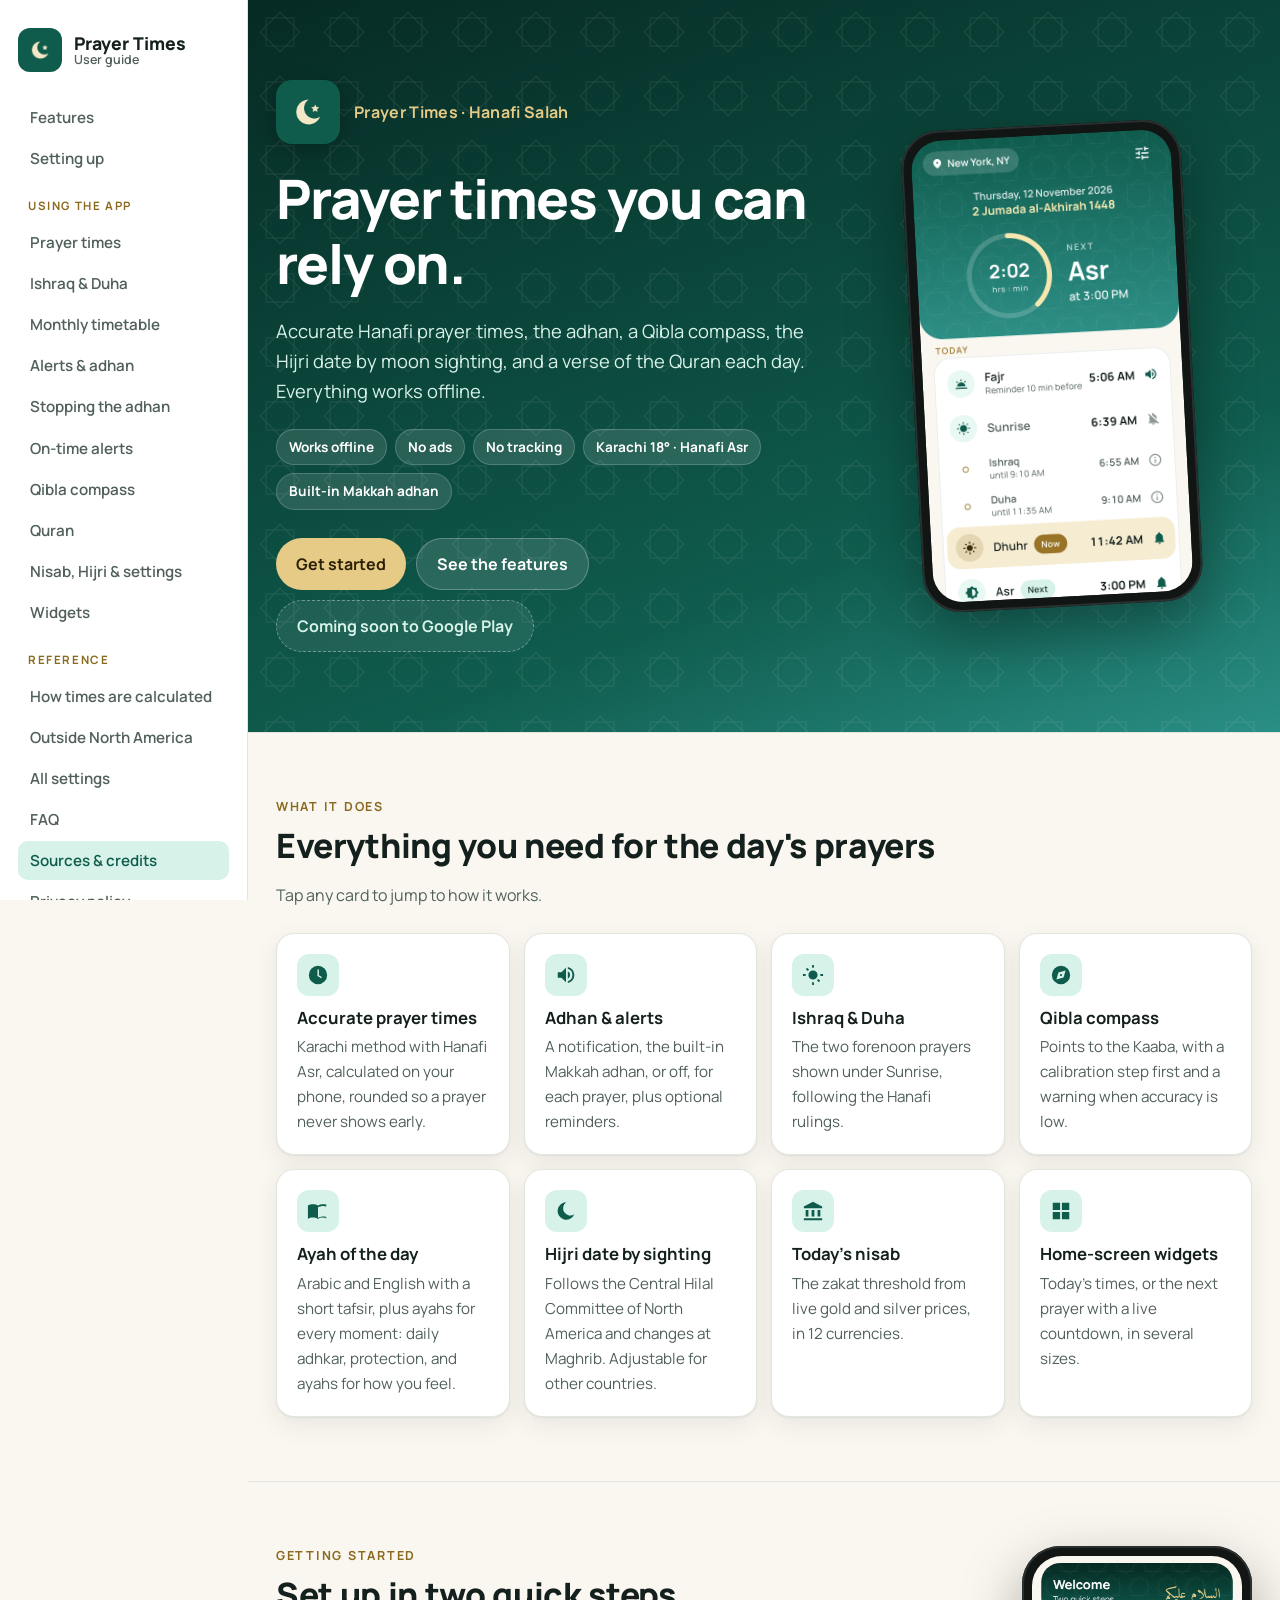
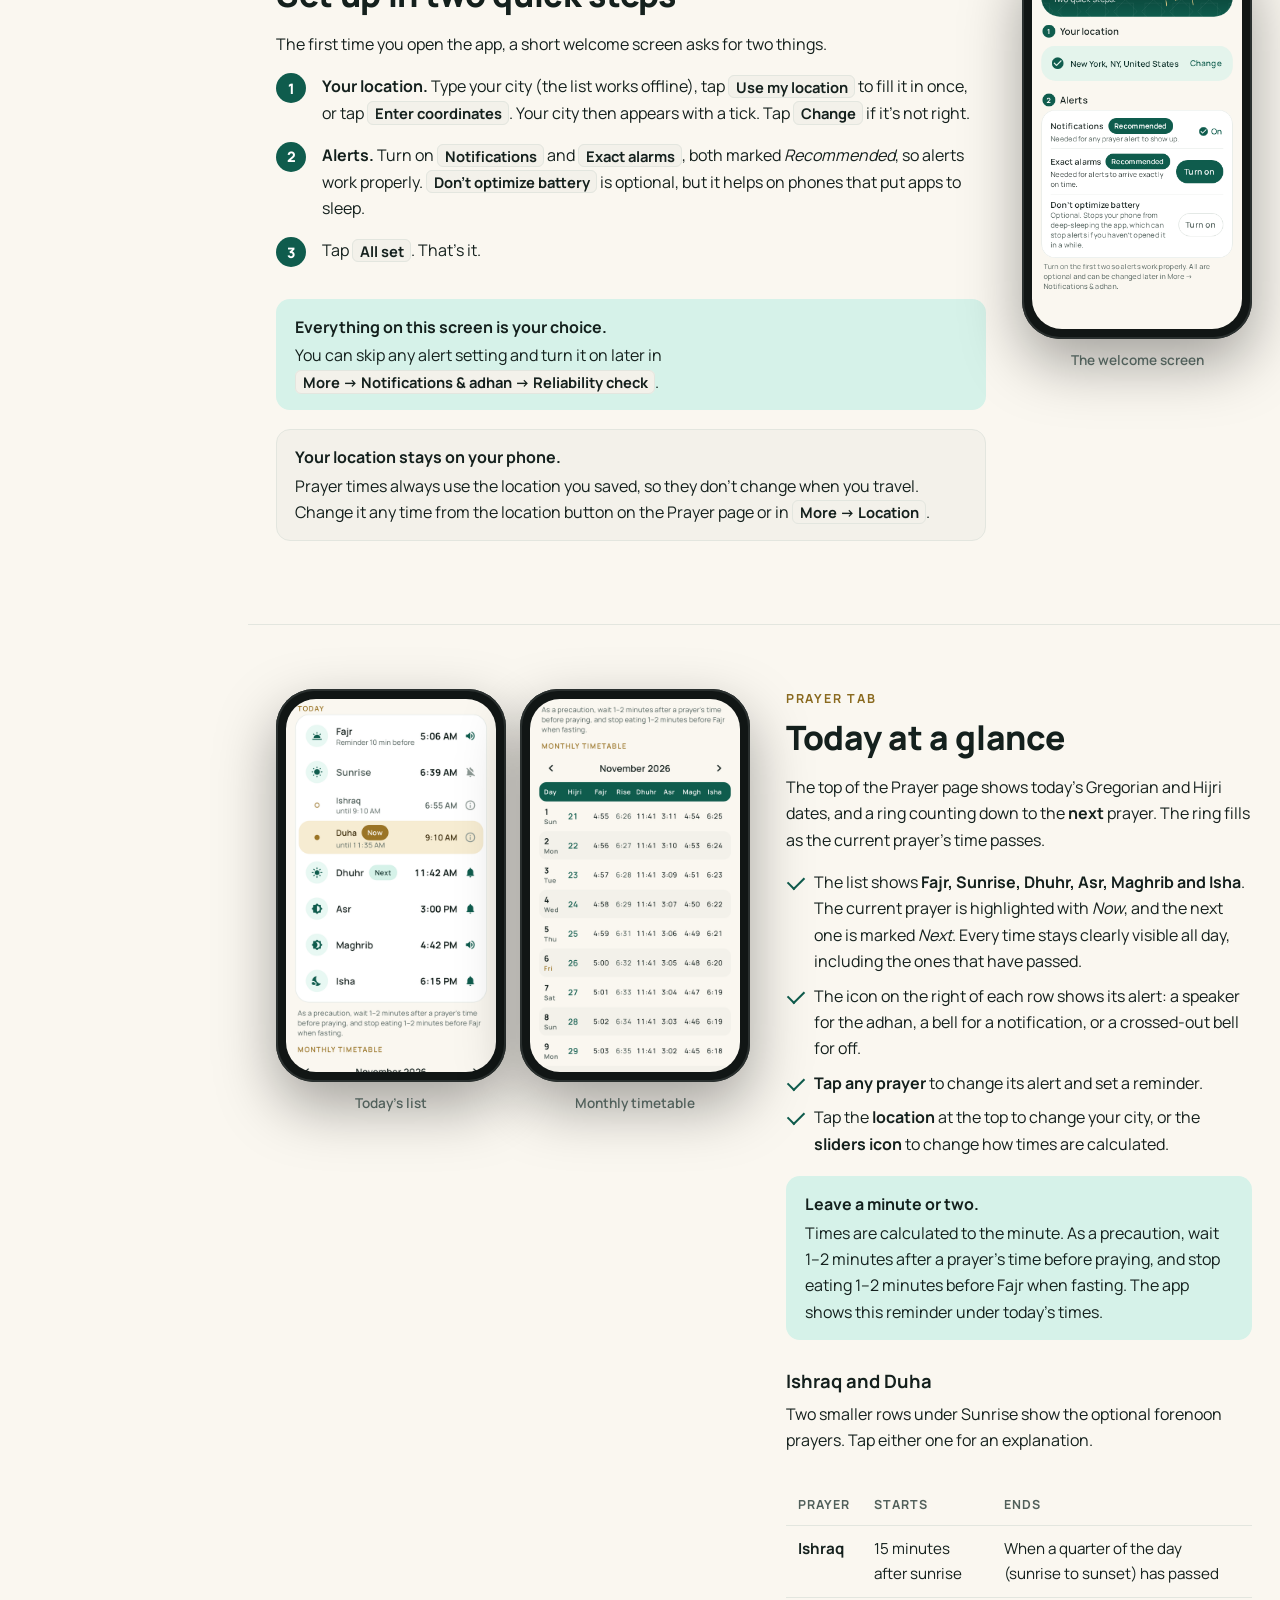
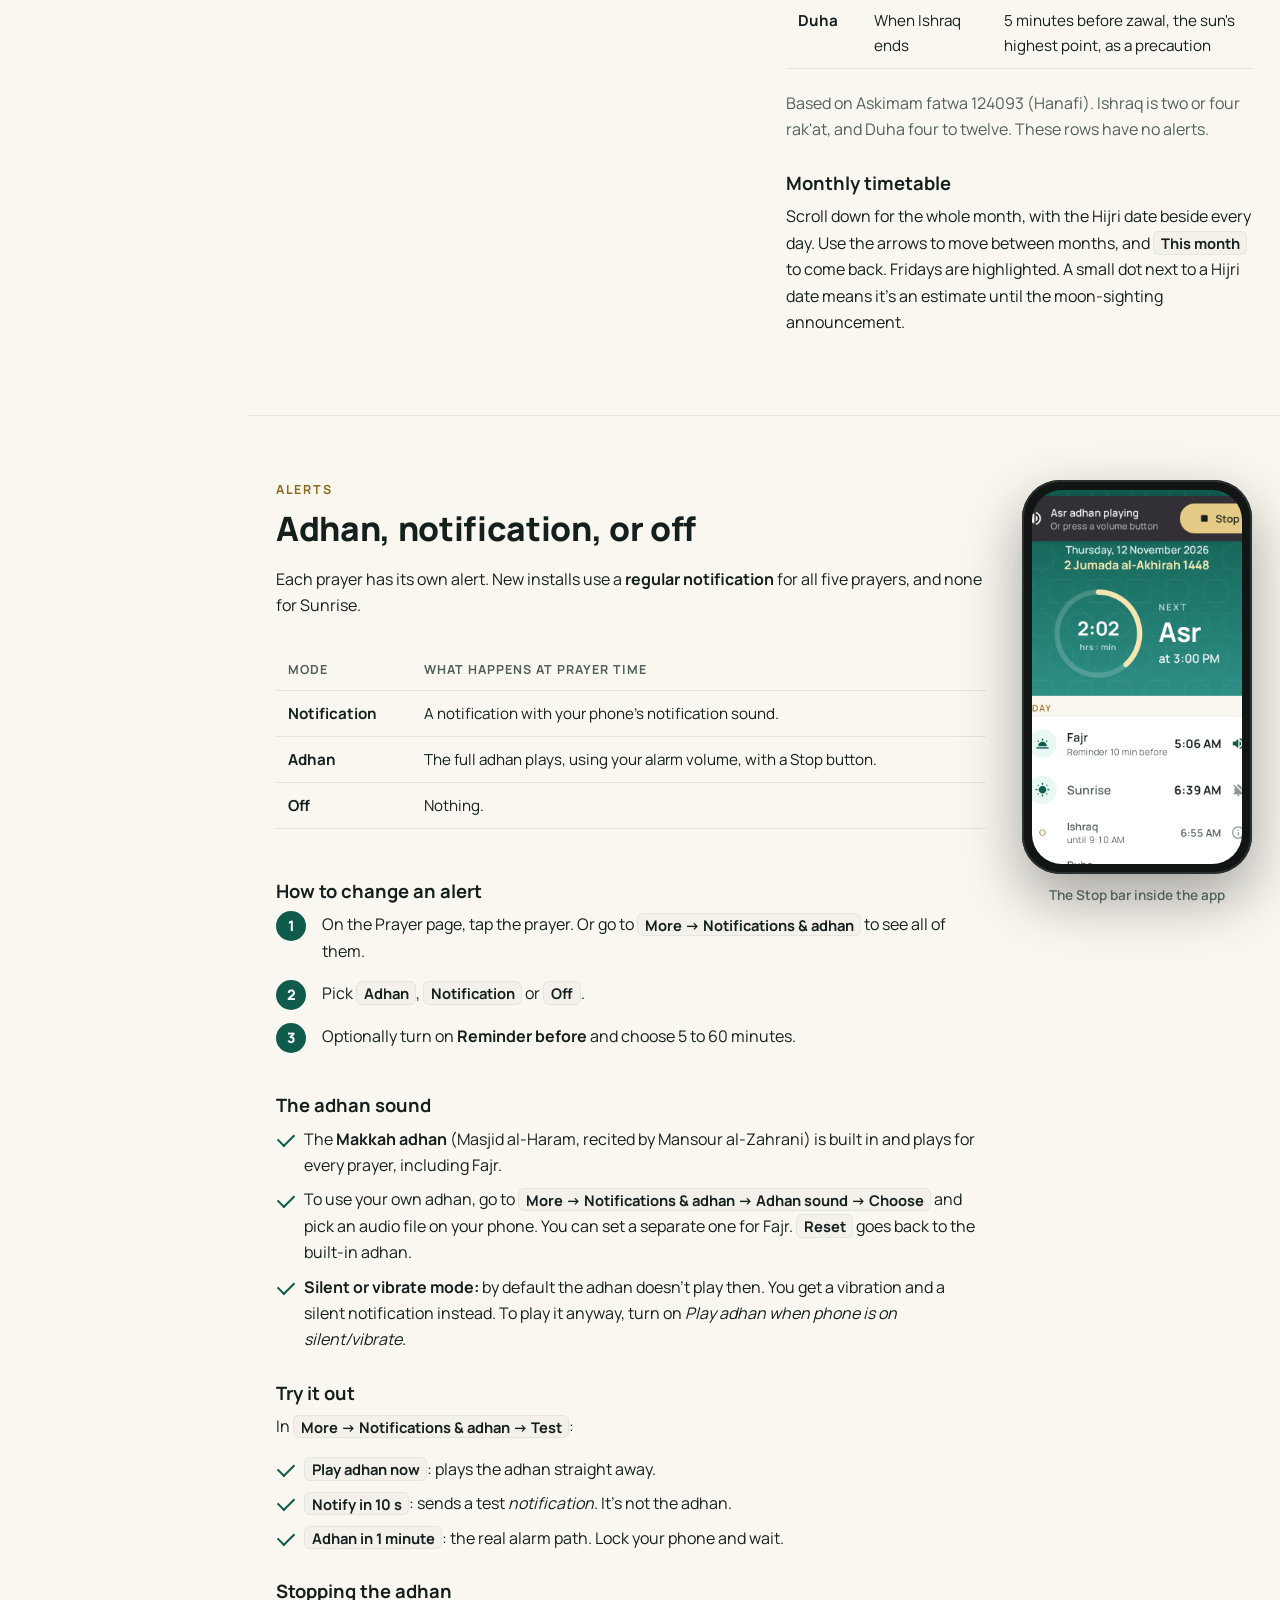
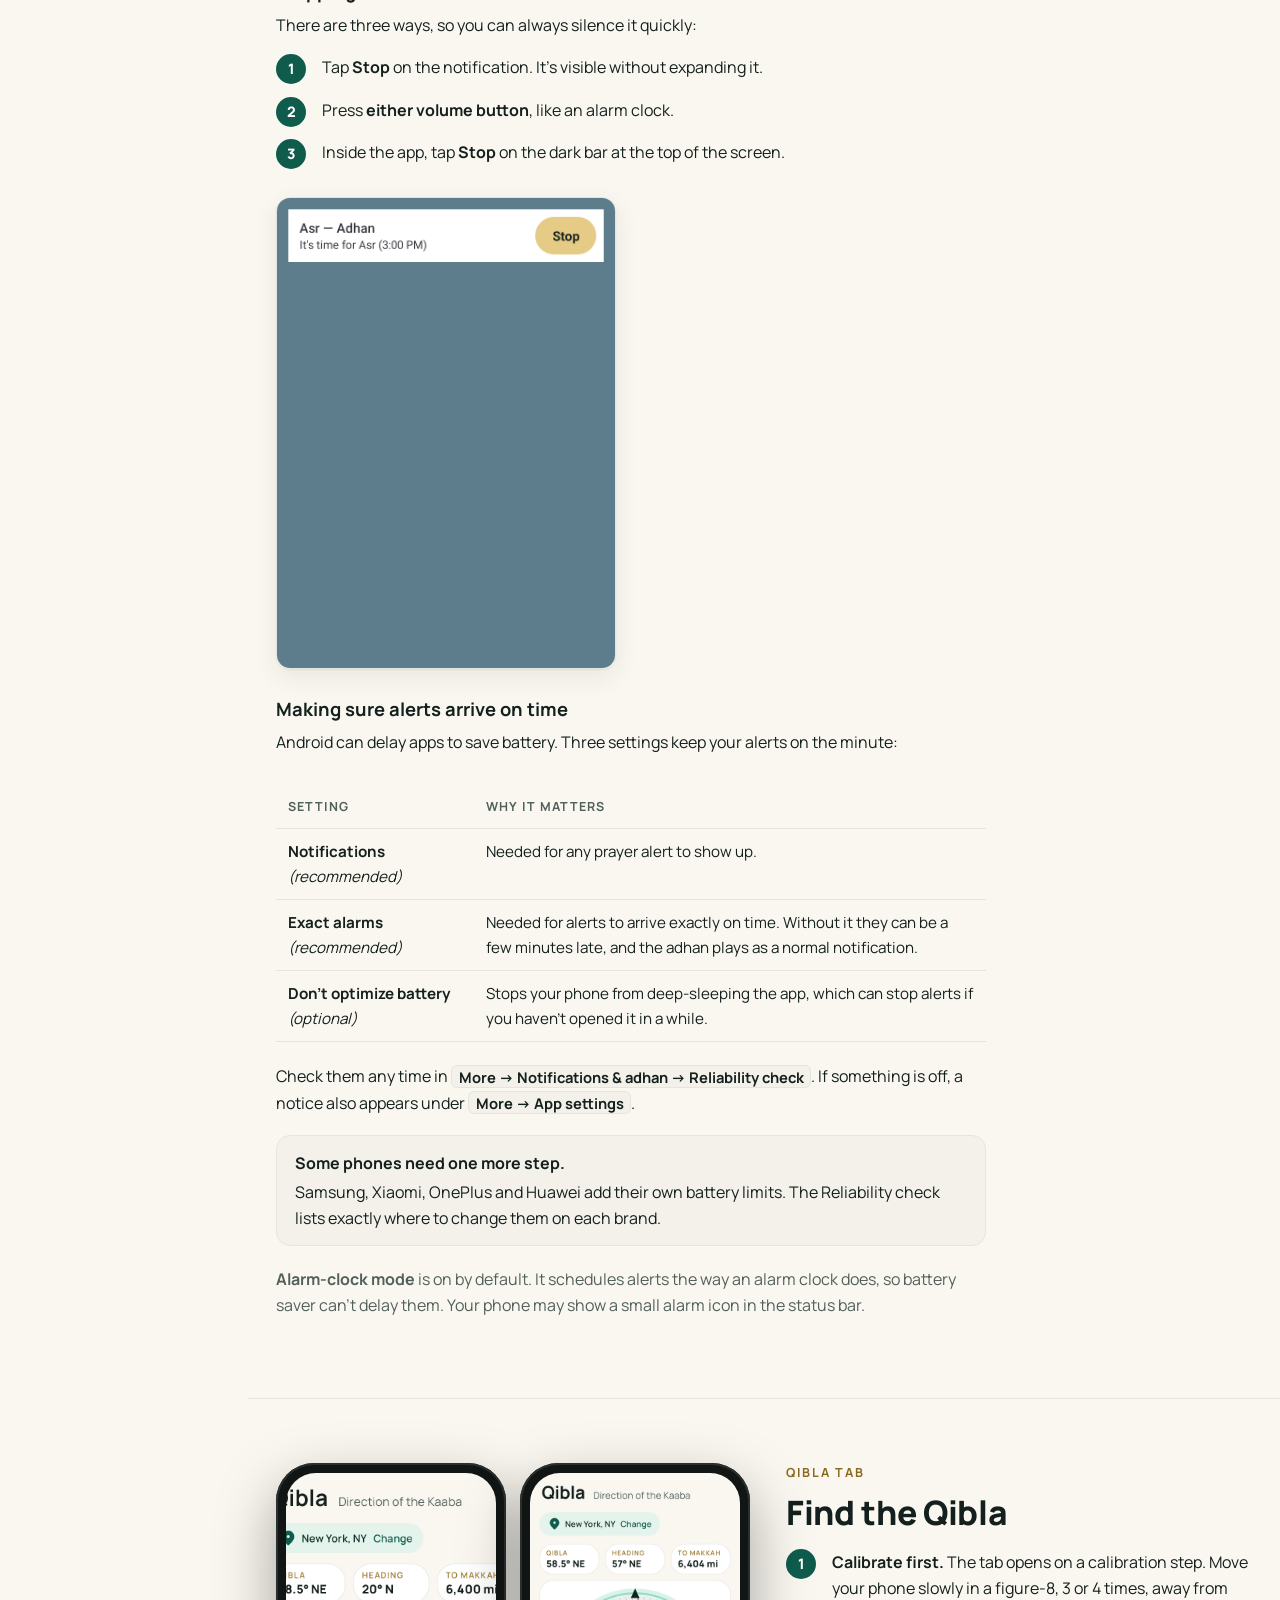
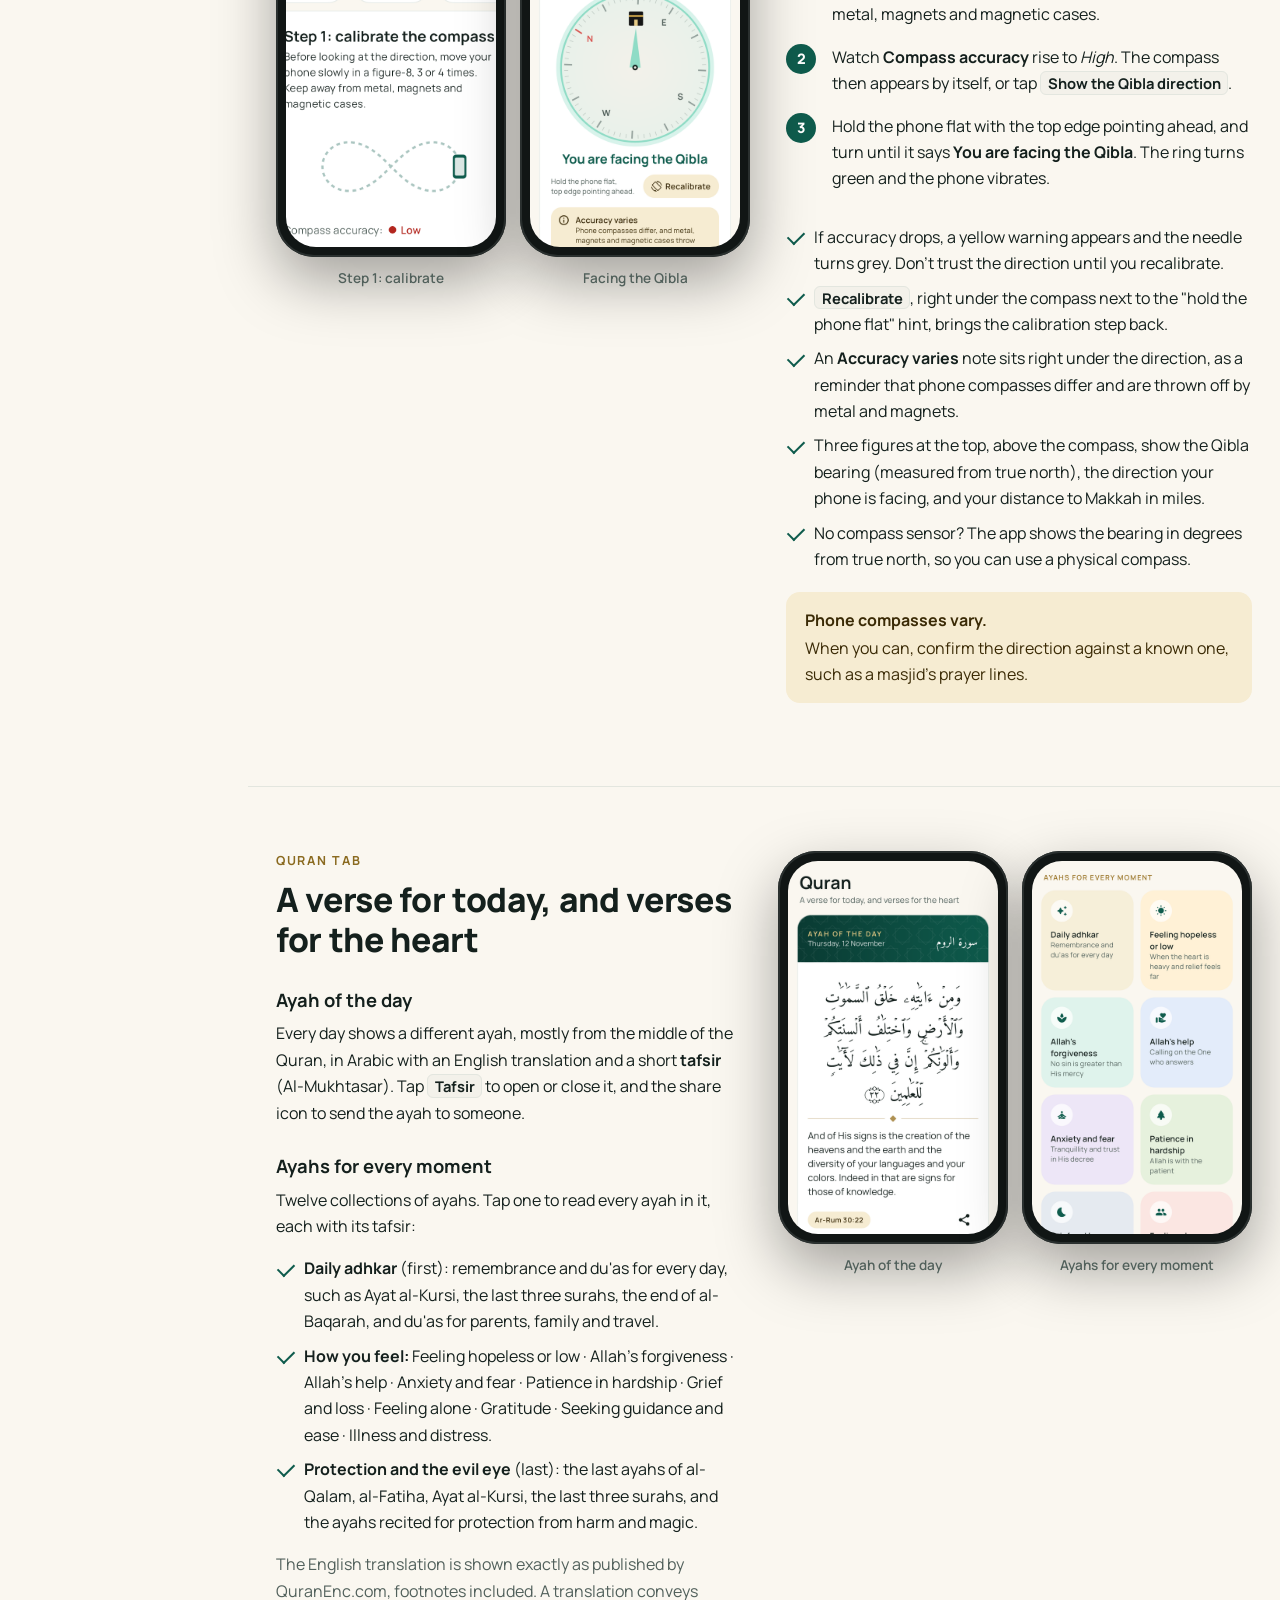
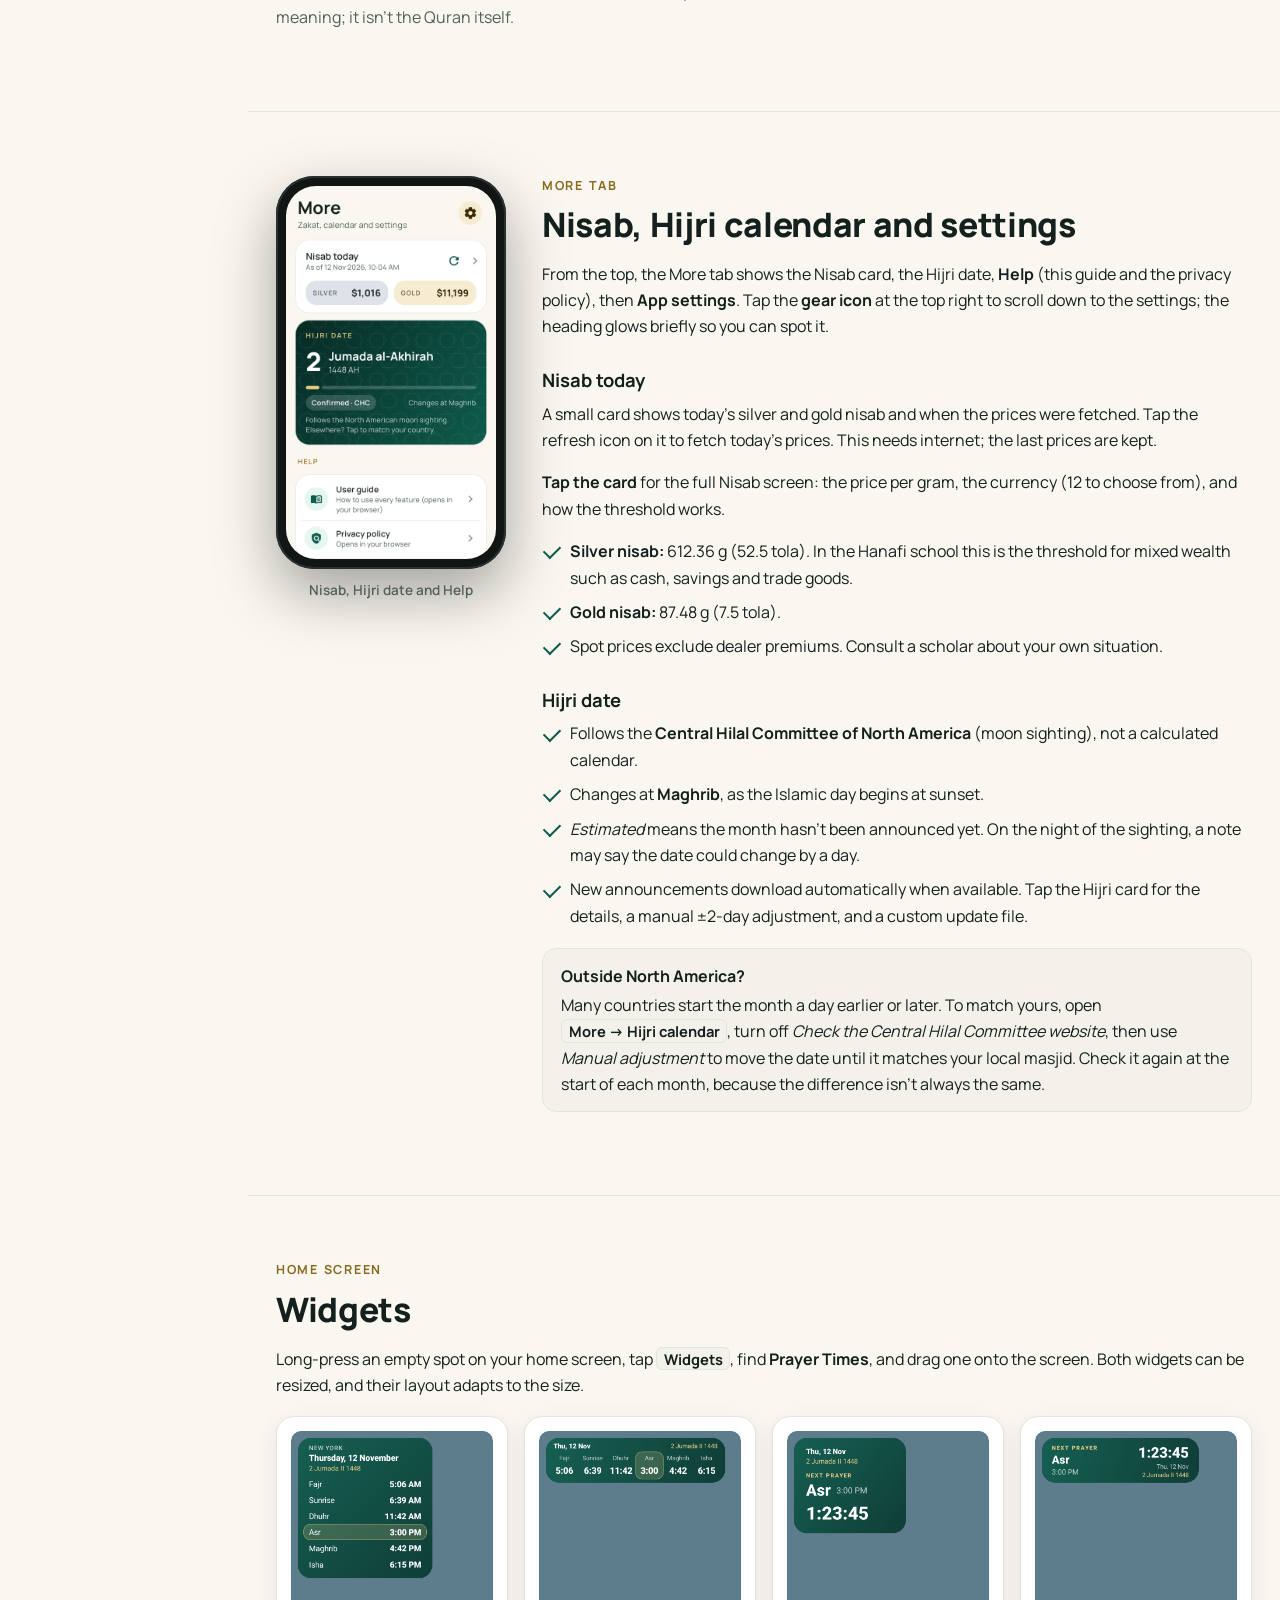
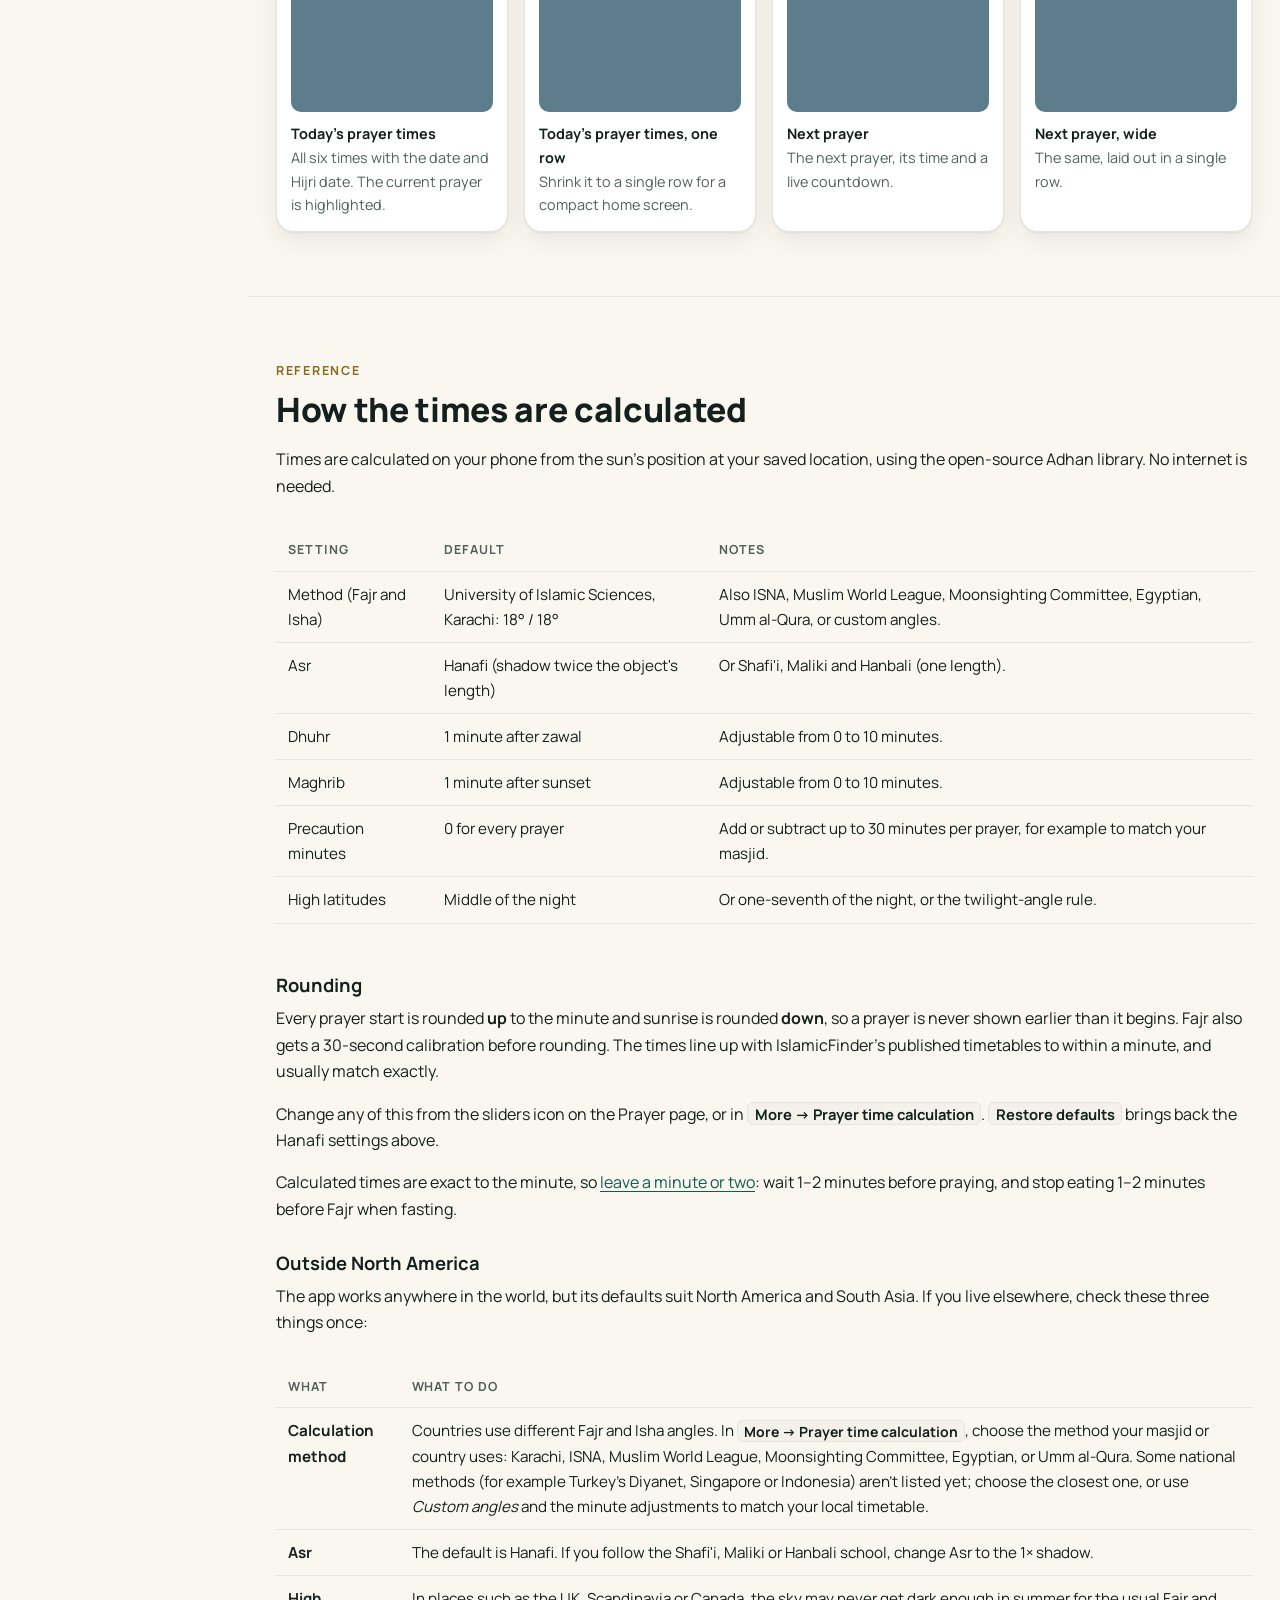
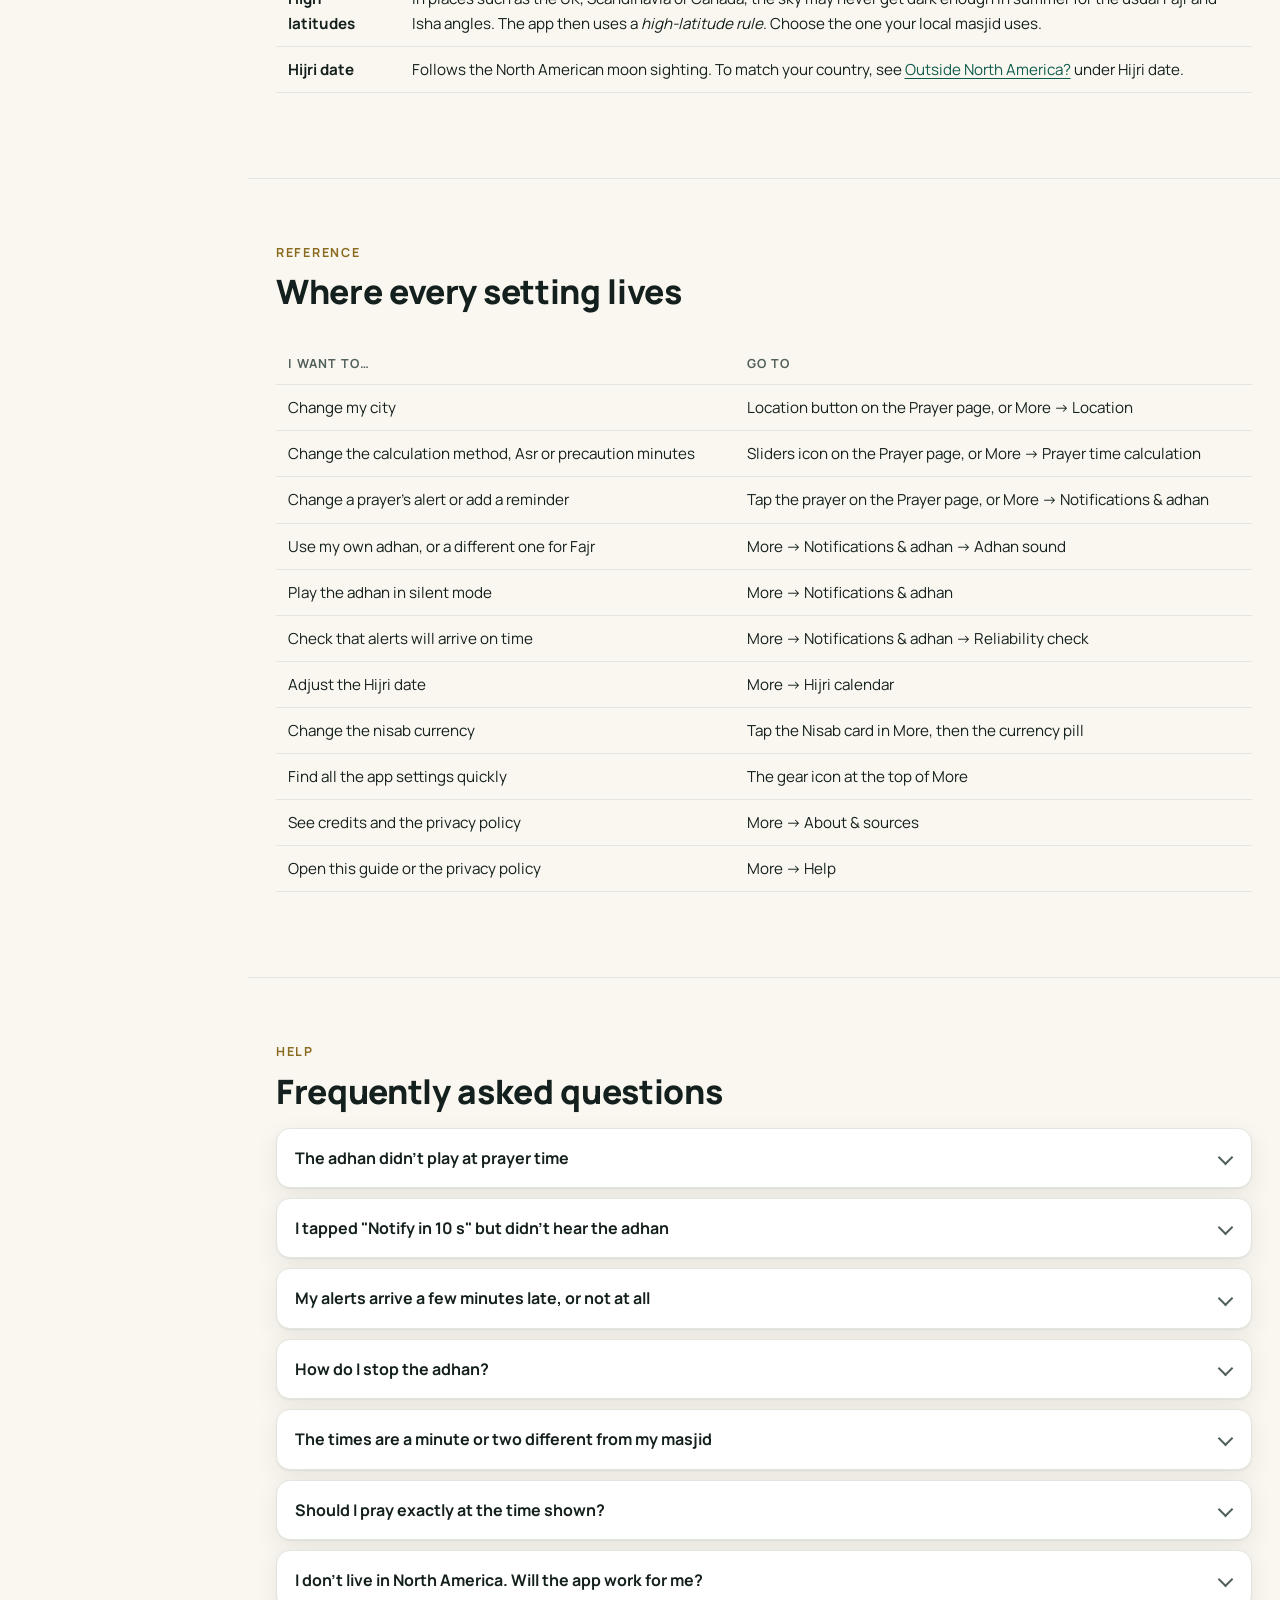
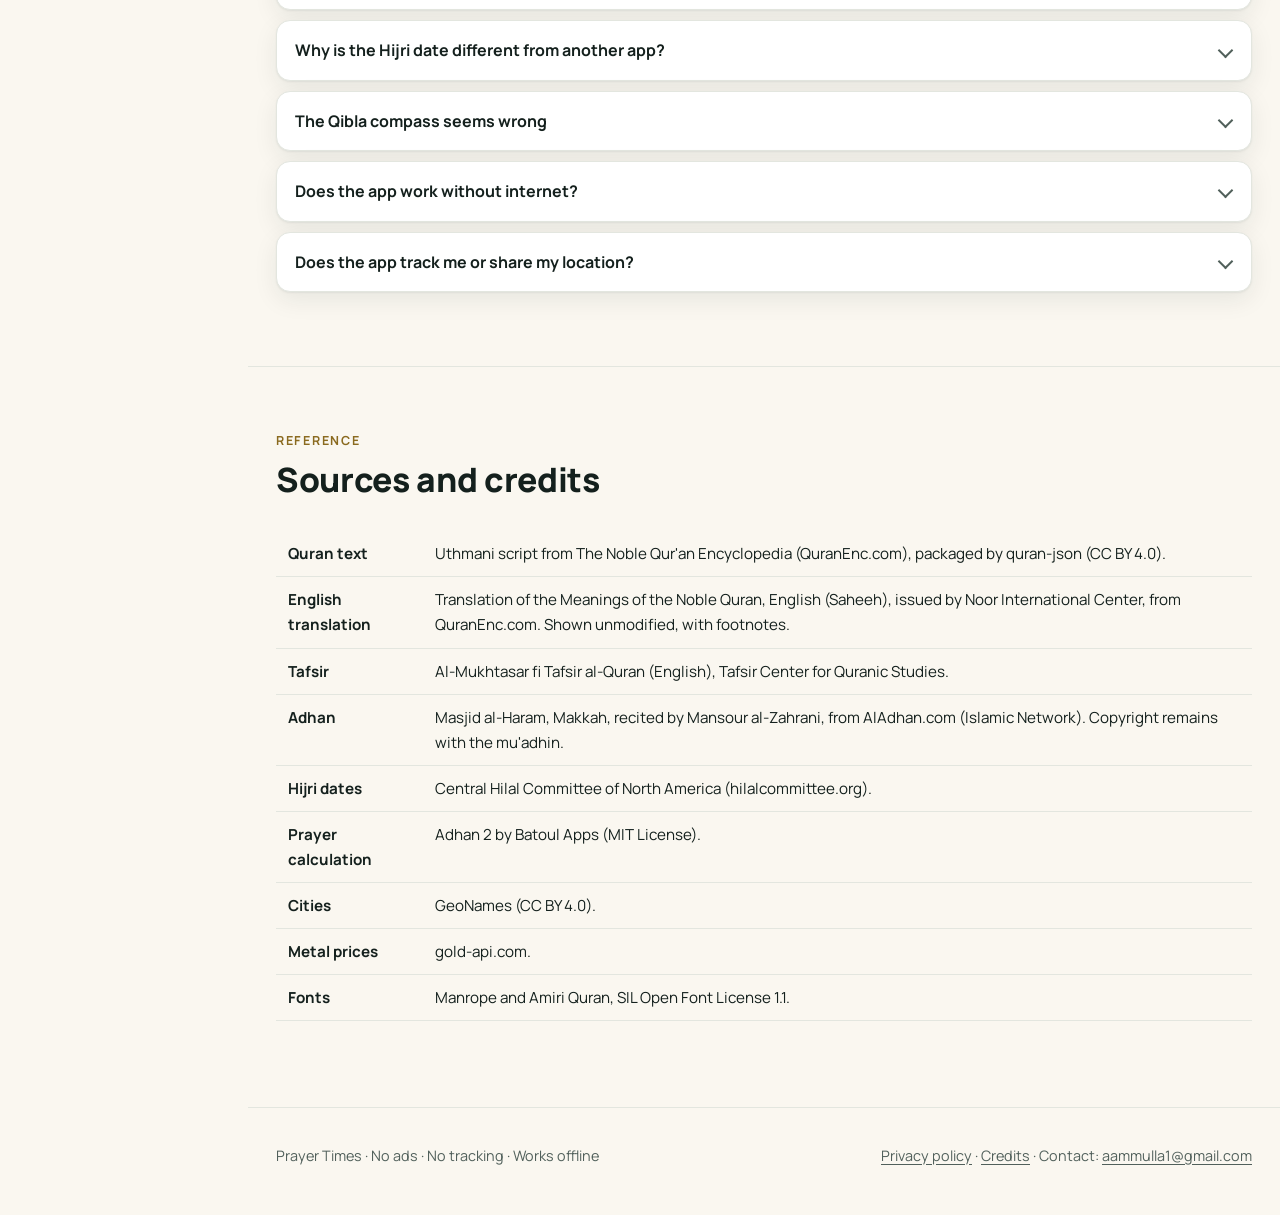
<file: index.html>
<!doctype html>
<html lang="en">
<head>
<meta charset="utf-8">
<meta name="viewport" content="width=device-width, initial-scale=1">
<title>Prayer Times — User Guide</title>
<meta name="description" content="Prayer Times: accurate Hanafi prayer times, adhan, Qibla compass, Hijri date and Quran. Works offline, no ads, no tracking. How to set it up and use every feature.">
<meta name="theme-color" content="#0f5c4d">
<link rel="icon" href="assets/img/icon.png">
<link rel="stylesheet" href="assets/site.css">
</head>
<body>

<!-- Mobile / tablet: sticky top bar with scrollable section links -->
<header class="topbar">
  <img src="assets/img/icon.png" alt="">
  <strong>Prayer Times</strong>
  <nav aria-label="Sections">
    <a href="#features">Features</a>
    <a href="#start">Set up</a>
    <a href="#prayer">Prayer</a>
    <a href="#alerts">Alerts</a>
    <a href="#qibla">Qibla</a>
    <a href="#quran">Quran</a>
    <a href="#more">More</a>
    <a href="#widgets">Widgets</a>
    <a href="#calculation">Calculation</a>
    <a href="#faq">FAQ</a>
  </nav>
</header>

<!-- Desktop: fixed sidebar -->
<aside class="sidebar">
  <a class="brand" href="#top"><img src="assets/img/icon.png" alt=""><span>Prayer Times<small>User guide</small></span></a>
  <nav aria-label="Guide">
    <a href="#features">Features</a>
    <a href="#start">Setting up</a>
    <div class="group">Using the app</div>
    <a href="#prayer">Prayer times</a>
    <a href="#forenoon">Ishraq &amp; Duha</a>
    <a href="#month">Monthly timetable</a>
    <a href="#alerts">Alerts &amp; adhan</a>
    <a href="#stop">Stopping the adhan</a>
    <a href="#reliable">On-time alerts</a>
    <a href="#qibla">Qibla compass</a>
    <a href="#quran">Quran</a>
    <a href="#more">Nisab, Hijri &amp; settings</a>
    <a href="#widgets">Widgets</a>
    <div class="group">Reference</div>
    <a href="#calculation">How times are calculated</a>
    <a href="#worldwide">Outside North America</a>
    <a href="#settings">All settings</a>
    <a href="#faq">FAQ</a>
    <a href="#credits">Sources &amp; credits</a>
    <a href="privacy.html">Privacy policy</a>
  </nav>
  <div class="foot">Version 1.6 · No ads · No tracking</div>
</aside>

<main id="top">

<!-- ================= Hero ================= -->
<section class="hero">
  <div class="wrap">
    <div>
      <div class="app"><img src="assets/img/icon.png" alt="Prayer Times icon"><span>Prayer Times · Hanafi Salah</span></div>
      <h1>Prayer times you can rely on.</h1>
      <p class="lead">Accurate Hanafi prayer times, the adhan, a Qibla compass, the Hijri date by moon sighting, and a verse of the Quran each day. Everything works offline.</p>
      <ul class="badges">
        <li>Works offline</li>
        <li>No ads</li>
        <li>No tracking</li>
        <li>Karachi 18° · Hanafi Asr</li>
        <li>Built-in Makkah adhan</li>
      </ul>
      <div class="cta">
        <a class="btn primary" href="#start">Get started</a>
        <a class="btn ghost" href="#features">See the features</a>
        <span class="btn soon">Coming soon to Google Play</span>
      </div>
    </div>
    <div class="phone"><img src="assets/img/prayer.png" alt="Prayer page showing a countdown to Asr and today's prayer times"></div>
  </div>
</section>

<!-- ================= Features ================= -->
<section class="block" id="features">
  <div class="wrap">
    <div class="eyebrow">What it does</div>
    <h2>Everything you need for the day's prayers</h2>
    <p class="muted">Tap any card to jump to how it works.</p>
    <div class="cards">
      <a class="card" href="#prayer">
        <div class="ico"><svg viewBox="0 0 24 24" fill="currentColor"><path d="M12 2a10 10 0 1 0 0 20 10 10 0 0 0 0-20Zm1 10.4 3.2 1.9-.8 1.3-4-2.4V6h1.6v6.4Z"/></svg></div>
        <h3>Accurate prayer times</h3><p>Karachi method with Hanafi Asr, calculated on your phone, rounded so a prayer never shows early.</p>
      </a>
      <a class="card" href="#alerts">
        <div class="ico"><svg viewBox="0 0 24 24" fill="currentColor"><path d="M3 9v6h4l5 5V4L7 9H3Zm13.5 3A4.5 4.5 0 0 0 14 8v8a4.5 4.5 0 0 0 2.5-4ZM14 3.2v2.1a7 7 0 0 1 0 13.4v2.1A9 9 0 0 0 14 3.2Z"/></svg></div>
        <h3>Adhan &amp; alerts</h3><p>A notification, the built-in Makkah adhan, or off, for each prayer, plus optional reminders.</p>
      </a>
      <a class="card" href="#forenoon">
        <div class="ico"><svg viewBox="0 0 24 24" fill="currentColor"><path d="M12 7a5 5 0 1 0 0 10 5 5 0 0 0 0-10ZM11 1h2v3h-2V1Zm0 19h2v3h-2v-3ZM1 11h3v2H1v-2Zm19 0h3v2h-3v-2ZM4.2 5.6l1.4-1.4 2.1 2.1-1.4 1.4-2.1-2.1Zm12.1 12.1 1.4-1.4 2.1 2.1-1.4 1.4-2.1-2.1Z"/></svg></div>
        <h3>Ishraq &amp; Duha</h3><p>The two forenoon prayers shown under Sunrise, following the Hanafi rulings.</p>
      </a>
      <a class="card" href="#qibla">
        <div class="ico"><svg viewBox="0 0 24 24" fill="currentColor"><path d="M12 2a10 10 0 1 0 0 20 10 10 0 0 0 0-20Zm2.8 12.8L7 17l2.2-7.8L17 7l-2.2 7.8ZM12 10.8a1.2 1.2 0 1 0 0 2.4 1.2 1.2 0 0 0 0-2.4Z"/></svg></div>
        <h3>Qibla compass</h3><p>Points to the Kaaba, with a calibration step first and a warning when accuracy is low.</p>
      </a>
      <a class="card" href="#quran">
        <div class="ico"><svg viewBox="0 0 24 24" fill="currentColor"><path d="M21 5c-1.1-.3-2.3-.5-3.5-.5-2 0-4.1.4-5.5 1.5-1.4-1.1-3.5-1.5-5.5-1.5S2.4 4.9 1 6v14.6c1.4-1 3.5-1.4 5.5-1.4s4.1.4 5.5 1.5c1.4-1.1 3.5-1.5 5.5-1.5 1.2 0 2.4.2 3.5.6V5Zm0 13.5c-1.1-.3-2.3-.5-3.5-.5-1.7 0-4.1.6-5.5 1.5V8c1.4-.9 3.8-1.5 5.5-1.5 1.2 0 2.4.2 3.5.5v11.5Z"/></svg></div>
        <h3>Ayah of the day</h3><p>Arabic and English with a short tafsir, plus ayahs for every moment: daily adhkar, protection, and ayahs for how you feel.</p>
      </a>
      <a class="card" href="#more">
        <div class="ico"><svg viewBox="0 0 24 24" fill="currentColor"><path d="M12.3 2.5a9.5 9.5 0 1 0 8.8 13.1A7.6 7.6 0 1 1 12.3 2.5Z"/></svg></div>
        <h3>Hijri date by sighting</h3><p>Follows the Central Hilal Committee of North America and changes at Maghrib. Adjustable for other countries.</p>
      </a>
      <a class="card" href="#more">
        <div class="ico"><svg viewBox="0 0 24 24" fill="currentColor"><path d="M12 2 2 7v2h20V7L12 2ZM4 11v7h3v-7H4Zm6.5 0v7h3v-7h-3ZM17 11v7h3v-7h-3ZM2 20v2h20v-2H2Z"/></svg></div>
        <h3>Today's nisab</h3><p>The zakat threshold from live gold and silver prices, in 12 currencies.</p>
      </a>
      <a class="card" href="#widgets">
        <div class="ico"><svg viewBox="0 0 24 24" fill="currentColor"><path d="M3 3h8v8H3V3Zm10 0h8v8h-8V3ZM3 13h8v8H3v-8Zm10 0h8v8h-8v-8Z"/></svg></div>
        <h3>Home-screen widgets</h3><p>Today's times, or the next prayer with a live countdown, in several sizes.</p>
      </a>
    </div>
  </div>
</section>

<!-- ================= Getting started ================= -->
<section class="block" id="start">
  <div class="wrap feature">
    <div>
      <div class="eyebrow">Getting started</div>
      <h2>Set up in two quick steps</h2>
      <p>The first time you open the app, a short welcome screen asks for two things.</p>
      <ol class="steps">
        <li><strong>Your location.</strong> Type your city (the list works offline), tap <span class="ui">Use my location</span> to fill it in once, or tap <span class="ui">Enter coordinates</span>. Your city then appears with a tick. Tap <span class="ui">Change</span> if it's not right.</li>
        <li><strong>Alerts.</strong> Turn on <span class="ui">Notifications</span> and <span class="ui">Exact alarms</span>, both marked <em>Recommended</em>, so alerts work properly. <span class="ui">Don't optimize battery</span> is optional, but it helps on phones that put apps to sleep.</li>
        <li>Tap <span class="ui">All set</span>. That's it.</li>
      </ol>
      <div class="callout tip"><strong>Everything on this screen is your choice.</strong>You can skip any alert setting and turn it on later in <span class="ui">More → Notifications &amp; adhan → Reliability check</span>.</div>
      <div class="callout"><strong>Your location stays on your phone.</strong>Prayer times always use the location you saved, so they don't change when you travel. Change it any time from the location button on the Prayer page or in <span class="ui">More → Location</span>.</div>
    </div>
    <div class="shots"><figure><div class="phone small"><img src="assets/img/setup.png" alt="Welcome screen with location chosen and alert options"></div><figcaption>The welcome screen</figcaption></figure></div>
  </div>
</section>

<!-- ================= Prayer page ================= -->
<section class="block" id="prayer">
  <div class="wrap feature flip">
    <div>
      <div class="eyebrow">Prayer tab</div>
      <h2>Today at a glance</h2>
      <p>The top of the Prayer page shows today's Gregorian and Hijri dates, and a ring counting down to the <strong>next</strong> prayer. The ring fills as the current prayer's time passes.</p>
      <ul class="ticks">
        <li>The list shows <strong>Fajr, Sunrise, Dhuhr, Asr, Maghrib and Isha</strong>. The current prayer is highlighted with <em>Now</em>, and the next one is marked <em>Next</em>. Every time stays clearly visible all day, including the ones that have passed.</li>
        <li>The icon on the right of each row shows its alert: a speaker for the adhan, a bell for a notification, or a crossed-out bell for off.</li>
        <li><strong>Tap any prayer</strong> to change its alert and set a reminder.</li>
        <li>Tap the <strong>location</strong> at the top to change your city, or the <strong>sliders icon</strong> to change how times are calculated.</li>
      </ul>
      <div class="callout tip" id="precaution"><strong>Leave a minute or two.</strong>Times are calculated to the minute. As a precaution, wait 1–2 minutes after a prayer's time before praying, and stop eating 1–2 minutes before Fajr when fasting. The app shows this reminder under today's times.</div>
      <h3 id="forenoon">Ishraq and Duha</h3>
      <p>Two smaller rows under Sunrise show the optional forenoon prayers. Tap either one for an explanation.</p>
      <div class="table-scroll"><table class="simple">
        <tr><th>Prayer</th><th>Starts</th><th>Ends</th></tr>
        <tr><td><strong>Ishraq</strong></td><td>15 minutes after sunrise</td><td>When a quarter of the day (sunrise to sunset) has passed</td></tr>
        <tr><td><strong>Duha</strong></td><td>When Ishraq ends</td><td>5 minutes before zawal, the sun's highest point, as a precaution</td></tr>
      </table></div>
      <p class="muted">Based on Askimam fatwa 124093 (Hanafi). Ishraq is two or four rak'at, and Duha four to twelve. These rows have no alerts.</p>
      <h3 id="month">Monthly timetable</h3>
      <p>Scroll down for the whole month, with the Hijri date beside every day. Use the arrows to move between months, and <span class="ui">This month</span> to come back. Fridays are highlighted. A small dot next to a Hijri date means it's an estimate until the moon-sighting announcement.</p>
    </div>
    <div class="shots">
      <figure><div class="phone small"><img src="assets/img/today.png" alt="Today's list with Ishraq and Duha"></div><figcaption>Today's list</figcaption></figure>
      <figure><div class="phone small"><img src="assets/img/month.png" alt="Monthly timetable"></div><figcaption>Monthly timetable</figcaption></figure>
    </div>
  </div>
</section>

<!-- ================= Alerts ================= -->
<section class="block" id="alerts">
  <div class="wrap feature">
    <div>
      <div class="eyebrow">Alerts</div>
      <h2>Adhan, notification, or off</h2>
      <p>Each prayer has its own alert. New installs use a <strong>regular notification</strong> for all five prayers, and none for Sunrise.</p>
      <div class="table-scroll"><table class="simple">
        <tr><th>Mode</th><th>What happens at prayer time</th></tr>
        <tr><td><strong>Notification</strong></td><td>A notification with your phone's notification sound.</td></tr>
        <tr><td><strong>Adhan</strong></td><td>The full adhan plays, using your alarm volume, with a Stop button.</td></tr>
        <tr><td><strong>Off</strong></td><td>Nothing.</td></tr>
      </table></div>
      <h3>How to change an alert</h3>
      <ol class="steps">
        <li>On the Prayer page, tap the prayer. Or go to <span class="ui">More → Notifications &amp; adhan</span> to see all of them.</li>
        <li>Pick <span class="ui">Adhan</span>, <span class="ui">Notification</span> or <span class="ui">Off</span>.</li>
        <li>Optionally turn on <strong>Reminder before</strong> and choose 5 to 60 minutes.</li>
      </ol>
      <h3>The adhan sound</h3>
      <ul class="ticks">
        <li>The <strong>Makkah adhan</strong> (Masjid al-Haram, recited by Mansour al-Zahrani) is built in and plays for every prayer, including Fajr.</li>
        <li>To use your own adhan, go to <span class="ui">More → Notifications &amp; adhan → Adhan sound → Choose</span> and pick an audio file on your phone. You can set a separate one for Fajr. <span class="ui">Reset</span> goes back to the built-in adhan.</li>
        <li><strong>Silent or vibrate mode:</strong> by default the adhan doesn't play then. You get a vibration and a silent notification instead. To play it anyway, turn on <em>Play adhan when phone is on silent/vibrate</em>.</li>
      </ul>
      <h3>Try it out</h3>
      <p>In <span class="ui">More → Notifications &amp; adhan → Test</span>:</p>
      <ul class="ticks">
        <li><span class="ui">Play adhan now</span>: plays the adhan straight away.</li>
        <li><span class="ui">Notify in 10 s</span>: sends a test <em>notification</em>. It's not the adhan.</li>
        <li><span class="ui">Adhan in 1 minute</span>: the real alarm path. Lock your phone and wait.</li>
      </ul>

      <h3 id="stop">Stopping the adhan</h3>
      <p>There are three ways, so you can always silence it quickly:</p>
      <ol class="steps">
        <li>Tap <strong>Stop</strong> on the notification. It's visible without expanding it.</li>
        <li>Press <strong>either volume button</strong>, like an alarm clock.</li>
        <li>Inside the app, tap <strong>Stop</strong> on the dark bar at the top of the screen.</li>
      </ol>
      <img class="inline-img" src="assets/img/notification.png" alt="Adhan notification with a Stop button" width="340">

      <h3 id="reliable">Making sure alerts arrive on time</h3>
      <p>Android can delay apps to save battery. Three settings keep your alerts on the minute:</p>
      <div class="table-scroll"><table class="simple">
        <tr><th>Setting</th><th>Why it matters</th></tr>
        <tr><td><strong>Notifications</strong> <em>(recommended)</em></td><td>Needed for any prayer alert to show up.</td></tr>
        <tr><td><strong>Exact alarms</strong> <em>(recommended)</em></td><td>Needed for alerts to arrive exactly on time. Without it they can be a few minutes late, and the adhan plays as a normal notification.</td></tr>
        <tr><td><strong>Don't optimize battery</strong> <em>(optional)</em></td><td>Stops your phone from deep-sleeping the app, which can stop alerts if you haven't opened it in a while.</td></tr>
      </table></div>
      <p>Check them any time in <span class="ui">More → Notifications &amp; adhan → Reliability check</span>. If something is off, a notice also appears under <span class="ui">More → App settings</span>.</p>
      <div class="callout"><strong>Some phones need one more step.</strong>Samsung, Xiaomi, OnePlus and Huawei add their own battery limits. The Reliability check lists exactly where to change them on each brand.</div>
      <p class="muted"><strong>Alarm-clock mode</strong> is on by default. It schedules alerts the way an alarm clock does, so battery saver can't delay them. Your phone may show a small alarm icon in the status bar.</p>
    </div>
    <div class="shots">
      <figure><div class="phone small"><img src="assets/img/stop-bar.png" alt="Stop bar at the top of the app while the adhan plays"></div><figcaption>The Stop bar inside the app</figcaption></figure>
    </div>
  </div>
</section>

<!-- ================= Qibla ================= -->
<section class="block" id="qibla">
  <div class="wrap feature flip">
    <div>
      <div class="eyebrow">Qibla tab</div>
      <h2>Find the Qibla</h2>
      <ol class="steps">
        <li><strong>Calibrate first.</strong> The tab opens on a calibration step. Move your phone slowly in a figure-8, 3 or 4 times, away from metal, magnets and magnetic cases.</li>
        <li>Watch <strong>Compass accuracy</strong> rise to <em>High</em>. The compass then appears by itself, or tap <span class="ui">Show the Qibla direction</span>.</li>
        <li>Hold the phone flat with the top edge pointing ahead, and turn until it says <strong>You are facing the Qibla</strong>. The ring turns green and the phone vibrates.</li>
      </ol>
      <ul class="ticks">
        <li>If accuracy drops, a yellow warning appears and the needle turns grey. Don't trust the direction until you recalibrate.</li>
        <li><span class="ui">Recalibrate</span>, right under the compass next to the "hold the phone flat" hint, brings the calibration step back.</li>
        <li>An <strong>Accuracy varies</strong> note sits right under the direction, as a reminder that phone compasses differ and are thrown off by metal and magnets.</li>
        <li>Three figures at the top, above the compass, show the Qibla bearing (measured from true north), the direction your phone is facing, and your distance to Makkah in miles.</li>
        <li>No compass sensor? The app shows the bearing in degrees from true north, so you can use a physical compass.</li>
      </ul>
      <div class="callout gold"><strong>Phone compasses vary.</strong>When you can, confirm the direction against a known one, such as a masjid's prayer lines.</div>
    </div>
    <div class="shots">
      <figure><div class="phone small"><img src="assets/img/calibrate.png" alt="Calibration step with a figure-8 animation"></div><figcaption>Step 1: calibrate</figcaption></figure>
      <figure><div class="phone small"><img src="assets/img/qibla.png" alt="Compass pointing to the Qibla"></div><figcaption>Facing the Qibla</figcaption></figure>
    </div>
  </div>
</section>

<!-- ================= Quran ================= -->
<section class="block" id="quran">
  <div class="wrap feature">
    <div>
      <div class="eyebrow">Quran tab</div>
      <h2>A verse for today, and verses for the heart</h2>
      <h3>Ayah of the day</h3>
      <p>Every day shows a different ayah, mostly from the middle of the Quran, in Arabic with an English translation and a short <strong>tafsir</strong> (Al-Mukhtasar). Tap <span class="ui">Tafsir</span> to open or close it, and the share icon to send the ayah to someone.</p>
      <h3>Ayahs for every moment</h3>
      <p>Twelve collections of ayahs. Tap one to read every ayah in it, each with its tafsir:</p>
      <ul class="ticks">
        <li><strong>Daily adhkar</strong> (first): remembrance and du'as for every day, such as Ayat al-Kursi, the last three surahs, the end of al-Baqarah, and du'as for parents, family and travel.</li>
        <li><strong>How you feel:</strong> Feeling hopeless or low · Allah's forgiveness · Allah's help · Anxiety and fear · Patience in hardship · Grief and loss · Feeling alone · Gratitude · Seeking guidance and ease · Illness and distress.</li>
        <li><strong>Protection and the evil eye</strong> (last): the last ayahs of al-Qalam, al-Fatiha, Ayat al-Kursi, the last three surahs, and the ayahs recited for protection from harm and magic.</li>
      </ul>
      <p class="muted">The English translation is shown exactly as published by QuranEnc.com, footnotes included. A translation conveys meaning; it isn't the Quran itself.</p>
    </div>
    <div class="shots">
      <figure><div class="phone small"><img src="assets/img/quran.png" alt="Ayah of the day"></div><figcaption>Ayah of the day</figcaption></figure>
      <figure><div class="phone small"><img src="assets/img/moments.png" alt="Ayahs for every moment"></div><figcaption>Ayahs for every moment</figcaption></figure>
    </div>
  </div>
</section>

<!-- ================= More ================= -->
<section class="block" id="more">
  <div class="wrap feature flip">
    <div>
      <div class="eyebrow">More tab</div>
      <h2>Nisab, Hijri calendar and settings</h2>
      <p>From the top, the More tab shows the Nisab card, the Hijri date, <strong>Help</strong> (this guide and the privacy policy), then <strong>App settings</strong>. Tap the <strong>gear icon</strong> at the top right to scroll down to the settings; the heading glows briefly so you can spot it.</p>
      <h3>Nisab today</h3>
      <p>A small card shows today's silver and gold nisab and when the prices were fetched. Tap the refresh icon on it to fetch today's prices. This needs internet; the last prices are kept.</p>
      <p><strong>Tap the card</strong> for the full Nisab screen: the price per gram, the currency (12 to choose from), and how the threshold works.</p>
      <ul class="ticks">
        <li><strong>Silver nisab:</strong> 612.36 g (52.5 tola). In the Hanafi school this is the threshold for mixed wealth such as cash, savings and trade goods.</li>
        <li><strong>Gold nisab:</strong> 87.48 g (7.5 tola).</li>
        <li>Spot prices exclude dealer premiums. Consult a scholar about your own situation.</li>
      </ul>
      <h3>Hijri date</h3>
      <ul class="ticks">
        <li>Follows the <strong>Central Hilal Committee of North America</strong> (moon sighting), not a calculated calendar.</li>
        <li>Changes at <strong>Maghrib</strong>, as the Islamic day begins at sunset.</li>
        <li><em>Estimated</em> means the month hasn't been announced yet. On the night of the sighting, a note may say the date could change by a day.</li>
        <li>New announcements download automatically when available. Tap the Hijri card for the details, a manual ±2-day adjustment, and a custom update file.</li>
      </ul>
      <div class="callout" id="hijri-elsewhere"><strong>Outside North America?</strong>Many countries start the month a day earlier or later. To match yours, open <span class="ui">More → Hijri calendar</span>, turn off <em>Check the Central Hilal Committee website</em>, then use <em>Manual adjustment</em> to move the date until it matches your local masjid. Check it again at the start of each month, because the difference isn't always the same.</div>
    </div>
    <div class="shots">
      <figure><div class="phone small"><img src="assets/img/more.png" alt="The More tab: Nisab, Hijri date and Help"></div><figcaption>Nisab, Hijri date and Help</figcaption></figure>
    </div>
  </div>
</section>

<!-- ================= Widgets ================= -->
<section class="block" id="widgets">
  <div class="wrap">
    <div class="eyebrow">Home screen</div>
    <h2>Widgets</h2>
    <p>Long-press an empty spot on your home screen, tap <span class="ui">Widgets</span>, find <strong>Prayer Times</strong>, and drag one onto the screen. Both widgets can be resized, and their layout adapts to the size.</p>
    <div class="widgets">
      <figure><img src="assets/img/widget-daily.png" alt="Today's prayer times widget, list size"><figcaption><strong>Today's prayer times</strong>All six times with the date and Hijri date. The current prayer is highlighted.</figcaption></figure>
      <figure><img src="assets/img/widget-row.png" alt="Today's prayer times widget, one row"><figcaption><strong>Today's prayer times, one row</strong>Shrink it to a single row for a compact home screen.</figcaption></figure>
      <figure><img src="assets/img/widget-next.png" alt="Next prayer widget with countdown"><figcaption><strong>Next prayer</strong>The next prayer, its time and a live countdown.</figcaption></figure>
      <figure><img src="assets/img/widget-next-wide.png" alt="Next prayer widget, wide"><figcaption><strong>Next prayer, wide</strong>The same, laid out in a single row.</figcaption></figure>
    </div>
  </div>
</section>

<!-- ================= Calculation ================= -->
<section class="block" id="calculation">
  <div class="wrap">
    <div class="eyebrow">Reference</div>
    <h2>How the times are calculated</h2>
    <p>Times are calculated on your phone from the sun's position at your saved location, using the open-source Adhan library. No internet is needed.</p>
    <div class="table-scroll"><table class="simple">
      <tr><th>Setting</th><th>Default</th><th>Notes</th></tr>
      <tr><td>Method (Fajr and Isha)</td><td>University of Islamic Sciences, Karachi: 18° / 18°</td><td>Also ISNA, Muslim World League, Moonsighting Committee, Egyptian, Umm al-Qura, or custom angles.</td></tr>
      <tr><td>Asr</td><td>Hanafi (shadow twice the object's length)</td><td>Or Shafi'i, Maliki and Hanbali (one length).</td></tr>
      <tr><td>Dhuhr</td><td>1 minute after zawal</td><td>Adjustable from 0 to 10 minutes.</td></tr>
      <tr><td>Maghrib</td><td>1 minute after sunset</td><td>Adjustable from 0 to 10 minutes.</td></tr>
      <tr><td>Precaution minutes</td><td>0 for every prayer</td><td>Add or subtract up to 30 minutes per prayer, for example to match your masjid.</td></tr>
      <tr><td>High latitudes</td><td>Middle of the night</td><td>Or one-seventh of the night, or the twilight-angle rule.</td></tr>
    </table></div>
    <h3>Rounding</h3>
    <p>Every prayer start is rounded <strong>up</strong> to the minute and sunrise is rounded <strong>down</strong>, so a prayer is never shown earlier than it begins. Fajr also gets a 30-second calibration before rounding. The times line up with IslamicFinder's published timetables to within a minute, and usually match exactly.</p>
    <p>Change any of this from the sliders icon on the Prayer page, or in <span class="ui">More → Prayer time calculation</span>. <span class="ui">Restore defaults</span> brings back the Hanafi settings above.</p>
    <p>Calculated times are exact to the minute, so <a href="#precaution">leave a minute or two</a>: wait 1–2 minutes before praying, and stop eating 1–2 minutes before Fajr when fasting.</p>

    <h3 id="worldwide">Outside North America</h3>
    <p>The app works anywhere in the world, but its defaults suit North America and South Asia. If you live elsewhere, check these three things once:</p>
    <div class="table-scroll"><table class="simple">
      <tr><th>What</th><th>What to do</th></tr>
      <tr><td><strong>Calculation method</strong></td><td>Countries use different Fajr and Isha angles. In <span class="ui">More → Prayer time calculation</span>, choose the method your masjid or country uses: Karachi, ISNA, Muslim World League, Moonsighting Committee, Egyptian, or Umm al-Qura. Some national methods (for example Turkey's Diyanet, Singapore or Indonesia) aren't listed yet; choose the closest one, or use <em>Custom angles</em> and the minute adjustments to match your local timetable.</td></tr>
      <tr><td><strong>Asr</strong></td><td>The default is Hanafi. If you follow the Shafi'i, Maliki or Hanbali school, change Asr to the 1× shadow.</td></tr>
      <tr><td><strong>High latitudes</strong></td><td>In places such as the UK, Scandinavia or Canada, the sky may never get dark enough in summer for the usual Fajr and Isha angles. The app then uses a <em>high-latitude rule</em>. Choose the one your local masjid uses.</td></tr>
      <tr><td><strong>Hijri date</strong></td><td>Follows the North American moon sighting. To match your country, see <a href="#hijri-elsewhere">Outside North America?</a> under Hijri date.</td></tr>
    </table></div>
  </div>
</section>

<!-- ================= All settings ================= -->
<section class="block" id="settings">
  <div class="wrap">
    <div class="eyebrow">Reference</div>
    <h2>Where every setting lives</h2>
    <div class="table-scroll"><table class="simple">
      <tr><th>I want to…</th><th>Go to</th></tr>
      <tr><td>Change my city</td><td>Location button on the Prayer page, or More → Location</td></tr>
      <tr><td>Change the calculation method, Asr or precaution minutes</td><td>Sliders icon on the Prayer page, or More → Prayer time calculation</td></tr>
      <tr><td>Change a prayer's alert or add a reminder</td><td>Tap the prayer on the Prayer page, or More → Notifications &amp; adhan</td></tr>
      <tr><td>Use my own adhan, or a different one for Fajr</td><td>More → Notifications &amp; adhan → Adhan sound</td></tr>
      <tr><td>Play the adhan in silent mode</td><td>More → Notifications &amp; adhan</td></tr>
      <tr><td>Check that alerts will arrive on time</td><td>More → Notifications &amp; adhan → Reliability check</td></tr>
      <tr><td>Adjust the Hijri date</td><td>More → Hijri calendar</td></tr>
      <tr><td>Change the nisab currency</td><td>Tap the Nisab card in More, then the currency pill</td></tr>
      <tr><td>Find all the app settings quickly</td><td>The gear icon at the top of More</td></tr>
      <tr><td>See credits and the privacy policy</td><td>More → About &amp; sources</td></tr>
      <tr><td>Open this guide or the privacy policy</td><td>More → Help</td></tr>
    </table></div>
  </div>
</section>

<!-- ================= FAQ ================= -->
<section class="block" id="faq">
  <div class="wrap">
    <div class="eyebrow">Help</div>
    <h2>Frequently asked questions</h2>

    <details><summary>The adhan didn't play at prayer time</summary><div>
      <p>Check these in order:</p>
      <ul class="ticks">
        <li>Is that prayer set to <strong>Adhan</strong>? New installs use a notification. Tap the prayer on the Prayer page to change it.</li>
        <li>Was your phone on <strong>silent or vibrate</strong>? By default the adhan only vibrates then. Turn on <em>Play adhan when phone is on silent/vibrate</em> to change this.</li>
        <li>Are <strong>exact alarms</strong> allowed? Without them the adhan falls back to a normal notification. See <a href="#reliable">On-time alerts</a>.</li>
        <li>Is your <strong>alarm volume</strong> turned up? The adhan follows the alarm volume, not the media volume.</li>
      </ul>
    </div></details>

    <details><summary>I tapped "Notify in 10 s" but didn't hear the adhan</summary><div>
      <p>That button tests a regular notification on purpose. Use <span class="ui">Play adhan now</span> or <span class="ui">Adhan in 1 minute</span> to test the adhan.</p>
    </div></details>

    <details><summary>My alerts arrive a few minutes late, or not at all</summary><div>
      <p>Open <span class="ui">More → Notifications &amp; adhan → Reliability check</span> and turn on everything listed. On Samsung, Xiaomi, OnePlus and Huawei phones, follow the brand-specific steps on that screen too. Then use <span class="ui">Adhan in 1 minute</span> with the phone locked to confirm.</p>
    </div></details>

    <details><summary>How do I stop the adhan?</summary><div>
      <p>Tap <strong>Stop</strong> on the notification, press either volume button, or tap <strong>Stop</strong> on the bar inside the app. It also stops by itself after the adhan finishes.</p>
    </div></details>

    <details><summary>The times are a minute or two different from my masjid</summary><div>
      <p>Many masjids add a few minutes as a precaution. Add the same minutes to that prayer in <span class="ui">More → Prayer time calculation → Precaution adjustments</span>. If the difference is larger, check that the method and Asr setting match your masjid's timetable.</p>
    </div></details>

    <details><summary>Should I pray exactly at the time shown?</summary><div>
      <p>Times are calculated to the minute, so as a precaution wait 1–2 minutes after a prayer's time before praying, and stop eating 1–2 minutes before Fajr when fasting.</p>
    </div></details>

    <details><summary>I don't live in North America. Will the app work for me?</summary><div>
      <p>Yes, anywhere in the world. Check the calculation method, the Asr setting, the high-latitude rule and the Hijri date once, as described in <a href="#worldwide">Outside North America</a>.</p>
    </div></details>

    <details><summary>Why is the Hijri date different from another app?</summary><div>
      <p>This app follows actual moon sighting (the Central Hilal Committee of North America), which can differ by a day or two from calculated calendars such as Umm al-Qura. If you follow a different authority or live outside North America, turn off the Central Hilal Committee check and use the manual adjustment in <span class="ui">More → Hijri calendar</span>.</p>
    </div></details>

    <details><summary>The Qibla compass seems wrong</summary><div>
      <p>Tap <span class="ui">Recalibrate</span> and move the phone in a figure-8 until accuracy shows <em>High</em>. Take off magnetic cases and move away from metal, speakers and laptops. Phone compasses vary, so confirm against a known direction when you can.</p>
    </div></details>

    <details><summary>Does the app work without internet?</summary><div>
      <p>Yes. Prayer times, alerts, the Qibla, the Quran content and the monthly timetable all work offline. Internet is only used, optionally, for Hijri month announcements and for nisab metal prices when you tap refresh.</p>
    </div></details>

    <details><summary>Does the app track me or share my location?</summary><div>
      <p>No. Your location stays on your phone and is never sent anywhere. There are no ads, no analytics and no accounts. See the <a href="privacy.html">privacy policy</a>.</p>
    </div></details>
  </div>
</section>

<!-- ================= Credits ================= -->
<section class="block" id="credits">
  <div class="wrap">
    <div class="eyebrow">Reference</div>
    <h2>Sources and credits</h2>
    <div class="table-scroll"><table class="simple">
      <tr><td><strong>Quran text</strong></td><td>Uthmani script from The Noble Qur'an Encyclopedia (QuranEnc.com), packaged by quran-json (CC BY 4.0).</td></tr>
      <tr><td><strong>English translation</strong></td><td>Translation of the Meanings of the Noble Quran, English (Saheeh), issued by Noor International Center, from QuranEnc.com. Shown unmodified, with footnotes.</td></tr>
      <tr><td><strong>Tafsir</strong></td><td>Al-Mukhtasar fi Tafsir al-Quran (English), Tafsir Center for Quranic Studies.</td></tr>
      <tr><td><strong>Adhan</strong></td><td>Masjid al-Haram, Makkah, recited by Mansour al-Zahrani, from AlAdhan.com (Islamic Network). Copyright remains with the mu'adhin.</td></tr>
      <tr><td><strong>Hijri dates</strong></td><td>Central Hilal Committee of North America (hilalcommittee.org).</td></tr>
      <tr><td><strong>Prayer calculation</strong></td><td>Adhan 2 by Batoul Apps (MIT License).</td></tr>
      <tr><td><strong>Cities</strong></td><td>GeoNames (CC BY 4.0).</td></tr>
      <tr><td><strong>Metal prices</strong></td><td>gold-api.com.</td></tr>
      <tr><td><strong>Fonts</strong></td><td>Manrope and Amiri Quran, SIL Open Font License 1.1.</td></tr>
    </table></div>
  </div>
</section>

</main>

<footer class="site">
  <div class="wrap">
    <span>Prayer Times · No ads · No tracking · Works offline</span>
    <span><a href="privacy.html">Privacy policy</a> · <a href="#credits">Credits</a> · Contact: <a href="mailto:aammulla1@gmail.com">aammulla1@gmail.com</a></span>
  </div>
</footer>

<script>
  // Highlight the section you're reading in the sidebar and the top bar.
  (function () {
    var links = Array.prototype.slice.call(document.querySelectorAll('.sidebar nav a[href^="#"], .topbar nav a[href^="#"]'));
    var ids = links.map(function (a) { return a.getAttribute('href').slice(1); })
      .filter(function (v, i, s) { return s.indexOf(v) === i; });
    var targets = ids.map(function (id) { return document.getElementById(id); }).filter(Boolean);
    if (!('IntersectionObserver' in window) || !targets.length) return;
    var obs = new IntersectionObserver(function (entries) {
      entries.forEach(function (e) {
        if (!e.isIntersecting) return;
        links.forEach(function (a) { a.classList.toggle('active', a.getAttribute('href') === '#' + e.target.id); });
        // Slide only the top bar sideways to show the active link. scrollIntoView() would also
        // scroll the page back up to the sticky bar, which made phones jump to the top.
        var top = document.querySelector('.topbar nav a.active');
        var bar = top && top.parentElement;
        if (bar) {
          var r = top.getBoundingClientRect(), b = bar.getBoundingClientRect();
          var left = bar.scrollLeft + (r.left - b.left) - (bar.clientWidth - r.width) / 2;
          bar.scrollTo ? bar.scrollTo({ left: Math.max(0, left), behavior: 'smooth' }) : (bar.scrollLeft = Math.max(0, left));
        }
      });
    }, { rootMargin: '-35% 0px -60% 0px' });
    targets.forEach(function (t) { obs.observe(t); });
  })();
</script>
</body>
</html>
</file>
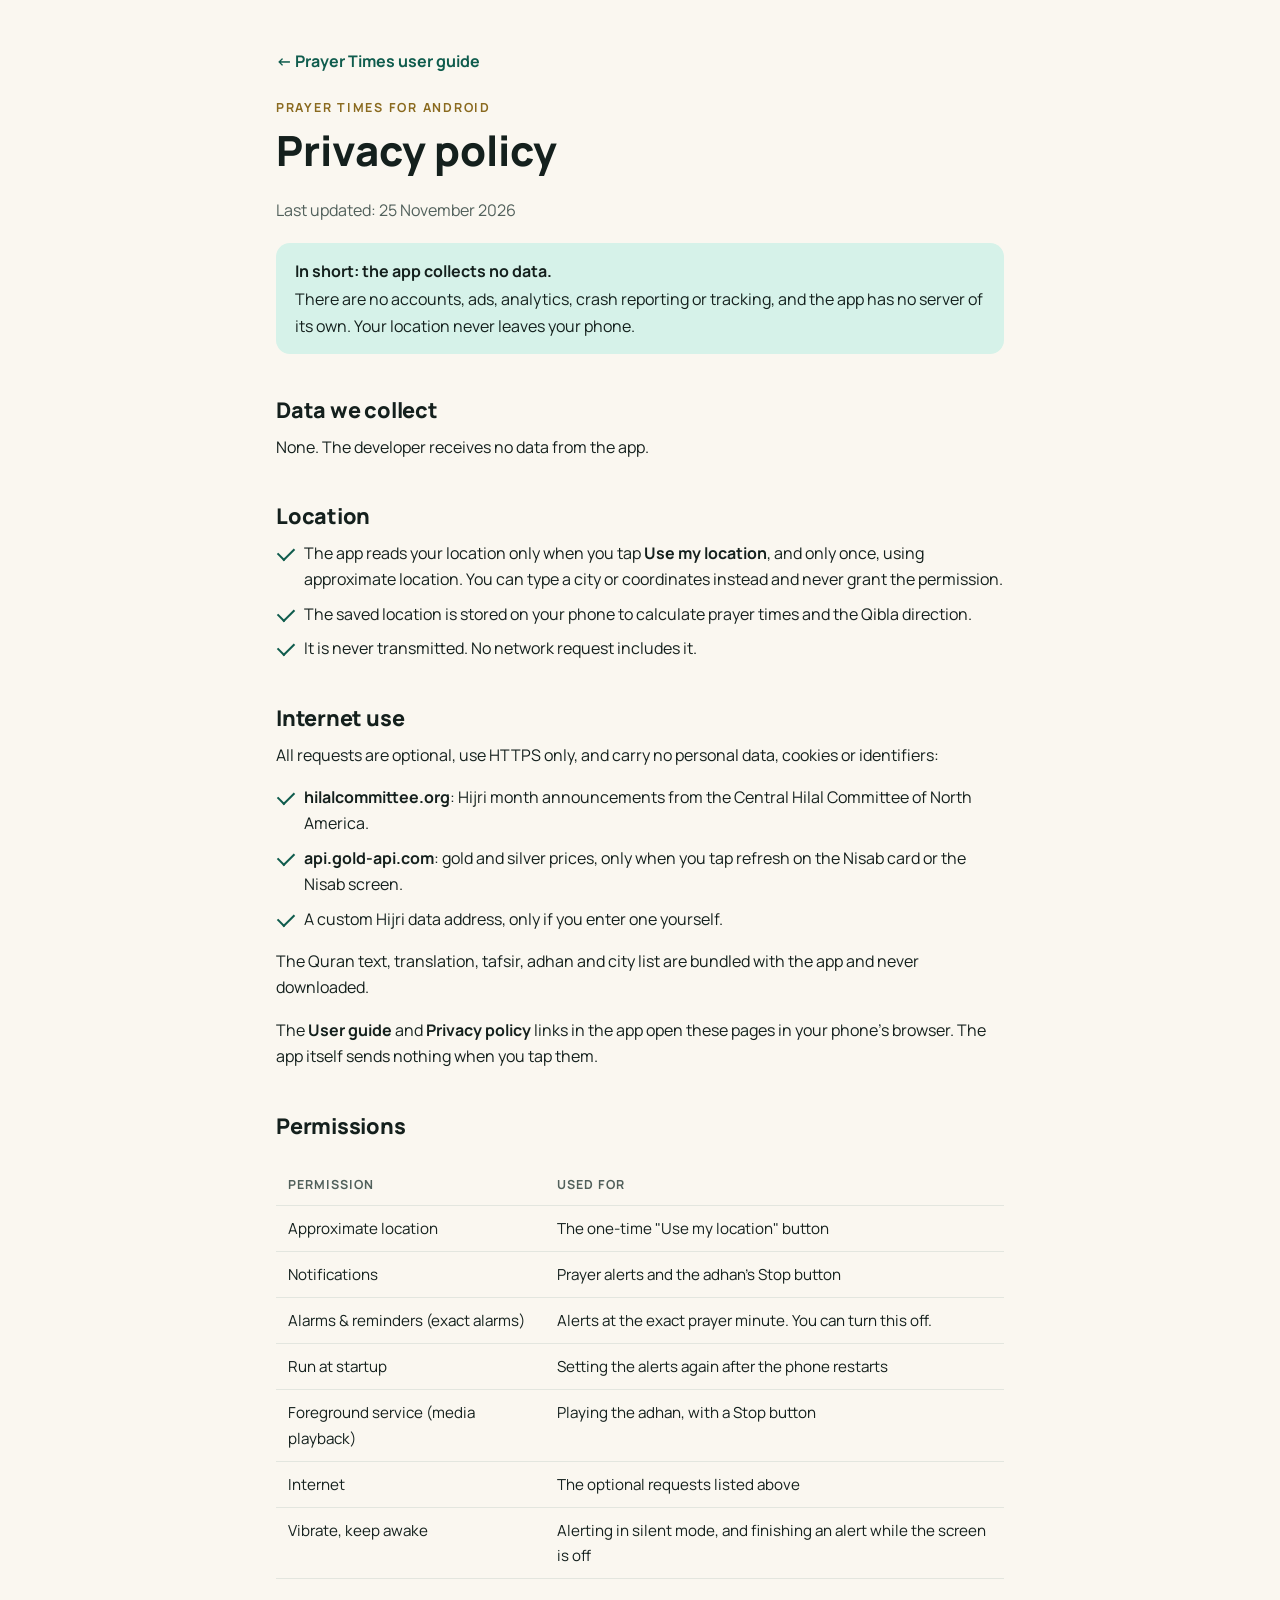
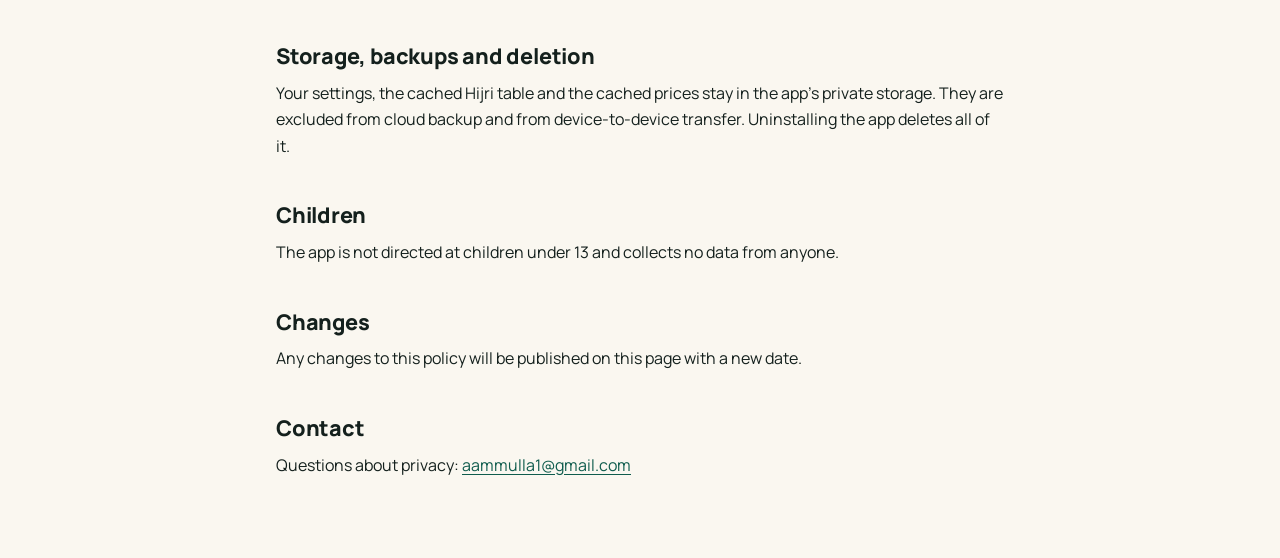
<file: privacy.html>
<!doctype html>
<html lang="en">
<head>
<meta charset="utf-8">
<meta name="viewport" content="width=device-width, initial-scale=1">
<title>Privacy Policy — Prayer Times</title>
<meta name="description" content="Privacy policy for the Prayer Times Android app. No data is collected.">
<meta name="theme-color" content="#0f5c4d">
<link rel="icon" href="assets/img/icon.png">
<link rel="stylesheet" href="assets/site.css">
</head>
<body>
<div class="doc">
  <a class="back" href="index.html">← Prayer Times user guide</a>
  <div class="eyebrow">Prayer Times for Android</div>
  <h1>Privacy policy</h1>
  <p class="muted">Last updated: 25 November 2026</p>

  <div class="callout tip"><strong>In short: the app collects no data.</strong>There are no accounts, ads, analytics, crash reporting or tracking, and the app has no server of its own. Your location never leaves your phone.</div>

  <h2>Data we collect</h2>
  <p>None. The developer receives no data from the app.</p>

  <h2>Location</h2>
  <ul class="ticks">
    <li>The app reads your location only when you tap <strong>Use my location</strong>, and only once, using approximate location. You can type a city or coordinates instead and never grant the permission.</li>
    <li>The saved location is stored on your phone to calculate prayer times and the Qibla direction.</li>
    <li>It is never transmitted. No network request includes it.</li>
  </ul>

  <h2>Internet use</h2>
  <p>All requests are optional, use HTTPS only, and carry no personal data, cookies or identifiers:</p>
  <ul class="ticks">
    <li><strong>hilalcommittee.org</strong>: Hijri month announcements from the Central Hilal Committee of North America.</li>
    <li><strong>api.gold-api.com</strong>: gold and silver prices, only when you tap refresh on the Nisab card or the Nisab screen.</li>
    <li>A custom Hijri data address, only if you enter one yourself.</li>
  </ul>
  <p>The Quran text, translation, tafsir, adhan and city list are bundled with the app and never downloaded.</p>
  <p>The <strong>User guide</strong> and <strong>Privacy policy</strong> links in the app open these pages in your phone's browser. The app itself sends nothing when you tap them.</p>

  <h2>Permissions</h2>
  <div class="table-scroll"><table class="simple">
    <tr><th>Permission</th><th>Used for</th></tr>
    <tr><td>Approximate location</td><td>The one-time "Use my location" button</td></tr>
    <tr><td>Notifications</td><td>Prayer alerts and the adhan's Stop button</td></tr>
    <tr><td>Alarms &amp; reminders (exact alarms)</td><td>Alerts at the exact prayer minute. You can turn this off.</td></tr>
    <tr><td>Run at startup</td><td>Setting the alerts again after the phone restarts</td></tr>
    <tr><td>Foreground service (media playback)</td><td>Playing the adhan, with a Stop button</td></tr>
    <tr><td>Internet</td><td>The optional requests listed above</td></tr>
    <tr><td>Vibrate, keep awake</td><td>Alerting in silent mode, and finishing an alert while the screen is off</td></tr>
  </table></div>

  <h2>Storage, backups and deletion</h2>
  <p>Your settings, the cached Hijri table and the cached prices stay in the app's private storage. They are excluded from cloud backup and from device-to-device transfer. Uninstalling the app deletes all of it.</p>

  <h2>Children</h2>
  <p>The app is not directed at children under 13 and collects no data from anyone.</p>

  <h2>Changes</h2>
  <p>Any changes to this policy will be published on this page with a new date.</p>

  <h2>Contact</h2>
  <p>Questions about privacy: <a href="mailto:aammulla1@gmail.com">aammulla1@gmail.com</a></p>
</div>
</body>
</html>
</file>
<file: assets/site.css>
/* Prayer Times — user guide. No external requests: fonts and images are local. */
@font-face { font-family: "Manrope"; src: url("fonts/manrope_regular.ttf") format("truetype"); font-weight: 400; font-display: swap; }
@font-face { font-family: "Manrope"; src: url("fonts/manrope_semibold.ttf") format("truetype"); font-weight: 600; font-display: swap; }
@font-face { font-family: "Manrope"; src: url("fonts/manrope_bold.ttf") format("truetype"); font-weight: 700; font-display: swap; }
@font-face { font-family: "Manrope"; src: url("fonts/manrope_extrabold.ttf") format("truetype"); font-weight: 800; font-display: swap; }

:root {
  --emerald-900: #062a24;
  --emerald-800: #0a3b33;
  --emerald-700: #0f5c4d;
  --emerald-500: #1e8a73;
  --mint-100: #d6f2e9;
  --gold-500: #c9a24a;
  --gold-300: #e6cb86;
  --gold-100: #f6ecd2;

  --bg: #faf7f0;
  --surface: #ffffff;
  --surface-2: #f3f1ea;
  --text: #14201d;
  --muted: #51605b;
  --line: #e3e6df;
  --accent: #0f5c4d;
  --accent-soft: #d6f2e9;
  --gold-text: #8a6a1f;
  --shadow: 0 1px 2px rgba(6, 42, 36, .06), 0 8px 24px rgba(6, 42, 36, .08);
  --radius: 18px;
  --sidebar: 248px;
}

@media (prefers-color-scheme: dark) {
  :root:not([data-theme="light"]) {
    --bg: #0b1210;
    --surface: #111a17;
    --surface-2: #16201d;
    --text: #e3e8e5;
    --muted: #a9b7b2;
    --line: #24302c;
    --accent: #8fdcc6;
    --accent-soft: #163b33;
    --gold-text: #e6cb86;
    --shadow: 0 1px 2px rgba(0, 0, 0, .3), 0 8px 24px rgba(0, 0, 0, .35);
  }
}
:root[data-theme="dark"] {
  --bg: #0b1210; --surface: #111a17; --surface-2: #16201d; --text: #e3e8e5; --muted: #a9b7b2;
  --line: #24302c; --accent: #8fdcc6; --accent-soft: #163b33; --gold-text: #e6cb86;
  --shadow: 0 1px 2px rgba(0, 0, 0, .3), 0 8px 24px rgba(0, 0, 0, .35);
}

* { box-sizing: border-box; }
html { scroll-behavior: smooth; scroll-padding-top: 76px; }
body {
  margin: 0; background: var(--bg); color: var(--text);
  font: 16px/1.65 "Manrope", system-ui, -apple-system, "Segoe UI", Roboto, sans-serif;
  -webkit-font-smoothing: antialiased;
}
img { max-width: 100%; display: block; }
a { color: var(--accent); text-underline-offset: 3px; }
h1, h2, h3 { line-height: 1.2; margin: 0 0 .5em; }
h2 { font-size: clamp(1.6rem, 1.2rem + 1.4vw, 2.1rem); font-weight: 800; letter-spacing: -.01em; }
h3 { font-size: 1.15rem; font-weight: 700; margin-top: 1.6em; }
p { margin: 0 0 1em; }
.muted { color: var(--muted); }
.eyebrow { text-transform: uppercase; letter-spacing: .14em; font-size: .78rem; font-weight: 700; color: var(--gold-text); margin-bottom: .6em; }
kbd, .ui {
  font: inherit; font-weight: 700; font-size: .92em; padding: .05em .45em; border-radius: 6px;
  background: var(--surface-2); border: 1px solid var(--line); white-space: nowrap;
}

/* ---------- Top bar (mobile) and sidebar (desktop) ---------- */
.topbar {
  position: sticky; top: 0; z-index: 20; display: flex; align-items: center; gap: 10px;
  padding: 10px 16px; background: color-mix(in srgb, var(--bg) 88%, transparent);
  backdrop-filter: blur(10px); border-bottom: 1px solid var(--line);
}
.topbar img { width: 32px; height: 32px; border-radius: 9px; }
.topbar strong { font-weight: 800; }
.topbar nav { margin-left: auto; display: flex; gap: 4px; overflow-x: auto; scrollbar-width: none; }
.topbar nav::-webkit-scrollbar { display: none; }
.topbar nav a {
  text-decoration: none; color: var(--muted); font-weight: 600; font-size: .9rem;
  padding: 6px 10px; border-radius: 999px; white-space: nowrap;
}
.topbar nav a:hover, .topbar nav a.active { background: var(--accent-soft); color: var(--accent); }

.sidebar { display: none; }

@media (min-width: 1000px) {
  .topbar { display: none; }
  .sidebar {
    display: flex; flex-direction: column; position: fixed; inset: 0 auto 0 0; width: var(--sidebar);
    padding: 28px 18px; border-right: 1px solid var(--line); background: var(--surface); overflow-y: auto;
  }
  .sidebar .brand { display: flex; align-items: center; gap: 12px; margin-bottom: 26px; text-decoration: none; color: var(--text); }
  .sidebar .brand img { width: 44px; height: 44px; border-radius: 12px; }
  .sidebar .brand span { font-weight: 800; font-size: 1.1rem; line-height: 1.15; }
  .sidebar .brand small { display: block; font-weight: 600; color: var(--muted); font-size: .78rem; }
  .sidebar nav { display: flex; flex-direction: column; gap: 2px; }
  .sidebar nav .group { margin: 16px 10px 6px; font-size: .72rem; letter-spacing: .14em; text-transform: uppercase; font-weight: 700; color: var(--gold-text); }
  .sidebar nav a {
    text-decoration: none; color: var(--muted); font-weight: 600; padding: 7px 12px; border-radius: 10px; font-size: .95rem;
  }
  .sidebar nav a:hover { color: var(--text); background: var(--surface-2); }
  .sidebar nav a.active { color: var(--accent); background: var(--accent-soft); }
  .sidebar .foot { margin-top: auto; padding-top: 20px; font-size: .8rem; color: var(--muted); }
  main, footer.site { margin-left: var(--sidebar); }
}

/* ---------- Layout ---------- */
.wrap { max-width: 1040px; margin: 0 auto; padding: 0 16px; }
@media (min-width: 640px) { .wrap { padding: 0 28px; } }
section.block { padding: 64px 0; border-top: 1px solid var(--line); }
section.block:first-of-type { border-top: 0; }

/* ---------- Hero ---------- */
.hero {
  position: relative; overflow: hidden; color: #fff;
  background: linear-gradient(160deg, var(--emerald-900), var(--emerald-700) 70%, #2a8f86);
}
.hero::before {
  content: ""; position: absolute; inset: 0; opacity: .09;
  background-image: url("data:image/svg+xml,%3Csvg xmlns='http://www.w3.org/2000/svg' width='64' height='64' viewBox='0 0 64 64'%3E%3Cg fill='none' stroke='white' stroke-width='1'%3E%3Crect x='18' y='18' width='28' height='28'/%3E%3Crect x='18' y='18' width='28' height='28' transform='rotate(45 32 32)'/%3E%3C/g%3E%3C/svg%3E");
}
.hero .wrap { position: relative; display: grid; gap: 36px; padding-top: 56px; padding-bottom: 56px; align-items: center; }
@media (min-width: 860px) { .hero .wrap { grid-template-columns: 1.15fr .85fr; padding-top: 80px; padding-bottom: 80px; } }
.hero .app { display: flex; align-items: center; gap: 14px; margin-bottom: 22px; }
.hero .app img { width: 64px; height: 64px; border-radius: 16px; box-shadow: 0 6px 20px rgba(0,0,0,.25); }
.hero .app span { font-weight: 700; color: var(--gold-300); letter-spacing: .02em; }
.hero h1 { font-size: clamp(2.2rem, 1.4rem + 3.2vw, 3.4rem); font-weight: 800; letter-spacing: -.02em; margin-bottom: .35em; }
.hero p.lead { font-size: 1.15rem; color: #d6f2e9; max-width: 34em; }
.badges { display: flex; flex-wrap: wrap; gap: 8px; margin: 22px 0 28px; padding: 0; list-style: none; }
.badges li {
  font-size: .85rem; font-weight: 700; padding: 6px 12px; border-radius: 999px;
  background: rgba(255,255,255,.12); border: 1px solid rgba(255,255,255,.18);
}
.cta { display: flex; flex-wrap: wrap; gap: 10px; }
.btn {
  display: inline-flex; align-items: center; gap: 8px; font-weight: 700; text-decoration: none;
  padding: 12px 20px; border-radius: 999px; border: 0; cursor: pointer; font-size: 1rem;
}
.btn.primary { background: var(--gold-300); color: #2b2005; }
.btn.ghost { background: rgba(255,255,255,.12); color: #fff; border: 1px solid rgba(255,255,255,.25); }
.btn.soon { background: rgba(255,255,255,.08); color: #d6f2e9; border: 1px dashed rgba(255,255,255,.35); cursor: default; }
.hero .phone { justify-self: center; transform: rotate(-3deg); }

/* ---------- Phone frame ---------- */
.phone {
  width: min(280px, 72vw); padding: 10px; border-radius: 38px; background: #111615;
  box-shadow: 0 24px 60px rgba(0,0,0,.35), inset 0 0 0 2px #2a302f;
}
.phone img { border-radius: 30px; width: 100%; aspect-ratio: 9 / 16; object-fit: cover; object-position: top; }
.phone.small { width: min(230px, 62vw); }

/* ---------- Feature cards ---------- */
.cards { display: grid; gap: 14px; grid-template-columns: repeat(auto-fill, minmax(220px, 1fr)); margin-top: 24px; }
.card {
  background: var(--surface); border: 1px solid var(--line); border-radius: var(--radius);
  padding: 20px; box-shadow: var(--shadow); text-decoration: none; color: inherit; display: block;
  transition: transform .15s ease, border-color .15s ease;
}
a.card:hover { transform: translateY(-2px); border-color: var(--accent); }
.card .ico {
  width: 42px; height: 42px; border-radius: 12px; display: grid; place-items: center; margin-bottom: 12px;
  background: var(--accent-soft); color: var(--accent);
}
.card .ico svg { width: 22px; height: 22px; }
.card h3 { margin: 0 0 6px; font-size: 1.05rem; }
.card p { margin: 0; color: var(--muted); font-size: .95rem; }

/* ---------- Feature sections: text + screenshot ---------- */
.feature { display: grid; gap: 36px; align-items: start; }
@media (min-width: 860px) {
  .feature { grid-template-columns: 1fr auto; }
  .feature.flip { grid-template-columns: auto 1fr; }
  .feature.flip .shots { order: -1; }
  .feature .shots { position: sticky; top: 32px; }
}
.shots { display: flex; gap: 14px; justify-content: center; flex-wrap: wrap; }
.shots figure { margin: 0; text-align: center; }
.shots figcaption { margin-top: 10px; font-size: .85rem; color: var(--muted); font-weight: 600; }

.steps { counter-reset: step; list-style: none; padding: 0; margin: 0 0 1em; }
.steps li { position: relative; padding: 0 0 16px 46px; }
.steps li::before {
  counter-increment: step; content: counter(step); position: absolute; left: 0; top: 0;
  width: 30px; height: 30px; border-radius: 50%; display: grid; place-items: center;
  background: var(--accent); color: var(--surface); font-weight: 800; font-size: .9rem;
}
:root[data-theme="dark"] .steps li::before { color: #062a24; }
@media (prefers-color-scheme: dark) { :root:not([data-theme="light"]) .steps li::before { color: #062a24; } }
ul.ticks { list-style: none; padding: 0; margin: 0 0 1em; }
ul.ticks li { position: relative; padding-left: 28px; margin-bottom: 8px; }
ul.ticks li::before {
  content: ""; position: absolute; left: 2px; top: .45em; width: 14px; height: 8px;
  border-left: 2.5px solid var(--accent); border-bottom: 2.5px solid var(--accent); transform: rotate(-45deg);
}

.callout {
  border-radius: 14px; padding: 14px 18px; margin: 1.2em 0; border: 1px solid var(--line);
  background: var(--surface-2);
}
.callout.tip { background: var(--accent-soft); border-color: transparent; }
.callout.gold { background: var(--gold-100); border-color: transparent; color: #3a2a05; }
@media (prefers-color-scheme: dark) { :root:not([data-theme="light"]) .callout.gold { background: #3a2f12; color: #f6ecd2; } }
:root[data-theme="dark"] .callout.gold { background: #3a2f12; color: #f6ecd2; }
.callout strong:first-child { display: block; margin-bottom: 2px; }

table.simple { width: 100%; border-collapse: collapse; margin: 1em 0 1.4em; font-size: .95rem; }
table.simple th, table.simple td { text-align: left; padding: 10px 12px; border-bottom: 1px solid var(--line); vertical-align: top; }
table.simple th { font-size: .78rem; text-transform: uppercase; letter-spacing: .08em; color: var(--muted); }
.table-scroll { overflow-x: auto; }

.inline-img { border-radius: 14px; border: 1px solid var(--line); box-shadow: var(--shadow); margin: 1em 0; }

.widgets { display: grid; gap: 16px; grid-template-columns: repeat(auto-fill, minmax(230px, 1fr)); margin-top: 18px; }
.widgets figure { margin: 0; background: var(--surface); border: 1px solid var(--line); border-radius: var(--radius); padding: 14px; box-shadow: var(--shadow); }
.widgets img { border-radius: 10px; }
.widgets figcaption { font-size: .9rem; margin-top: 10px; color: var(--muted); }
.widgets figcaption strong { color: var(--text); display: block; }

/* ---------- FAQ ---------- */
details {
  background: var(--surface); border: 1px solid var(--line); border-radius: 14px; margin-bottom: 10px;
  box-shadow: var(--shadow);
}
details summary {
  cursor: pointer; list-style: none; padding: 16px 48px 16px 18px; font-weight: 700; position: relative;
}
details summary::-webkit-details-marker { display: none; }
details summary::after {
  content: ""; position: absolute; right: 20px; top: 50%; width: 9px; height: 9px; margin-top: -6px;
  border-right: 2px solid var(--muted); border-bottom: 2px solid var(--muted); transform: rotate(45deg);
  transition: transform .15s ease;
}
details[open] summary::after { transform: rotate(-135deg); margin-top: -2px; }
details > div { padding: 0 18px 16px; color: var(--muted); }
details > div p:last-child { margin-bottom: 0; }

/* ---------- Footer ---------- */
footer.site { border-top: 1px solid var(--line); padding: 36px 0 48px; color: var(--muted); font-size: .9rem; }
footer.site .wrap { display: flex; flex-wrap: wrap; gap: 12px 24px; justify-content: space-between; }
footer.site a { color: var(--muted); }

/* ---------- Privacy page ---------- */
.doc { max-width: 760px; margin: 0 auto; padding: 48px 16px 64px; }
.doc h1 { font-size: clamp(2rem, 1.5rem + 2vw, 2.6rem); font-weight: 800; }
.doc h2 { font-size: 1.35rem; margin-top: 2em; }
.doc .back { display: inline-flex; gap: 8px; align-items: center; font-weight: 700; text-decoration: none; margin-bottom: 24px; }
</file>
